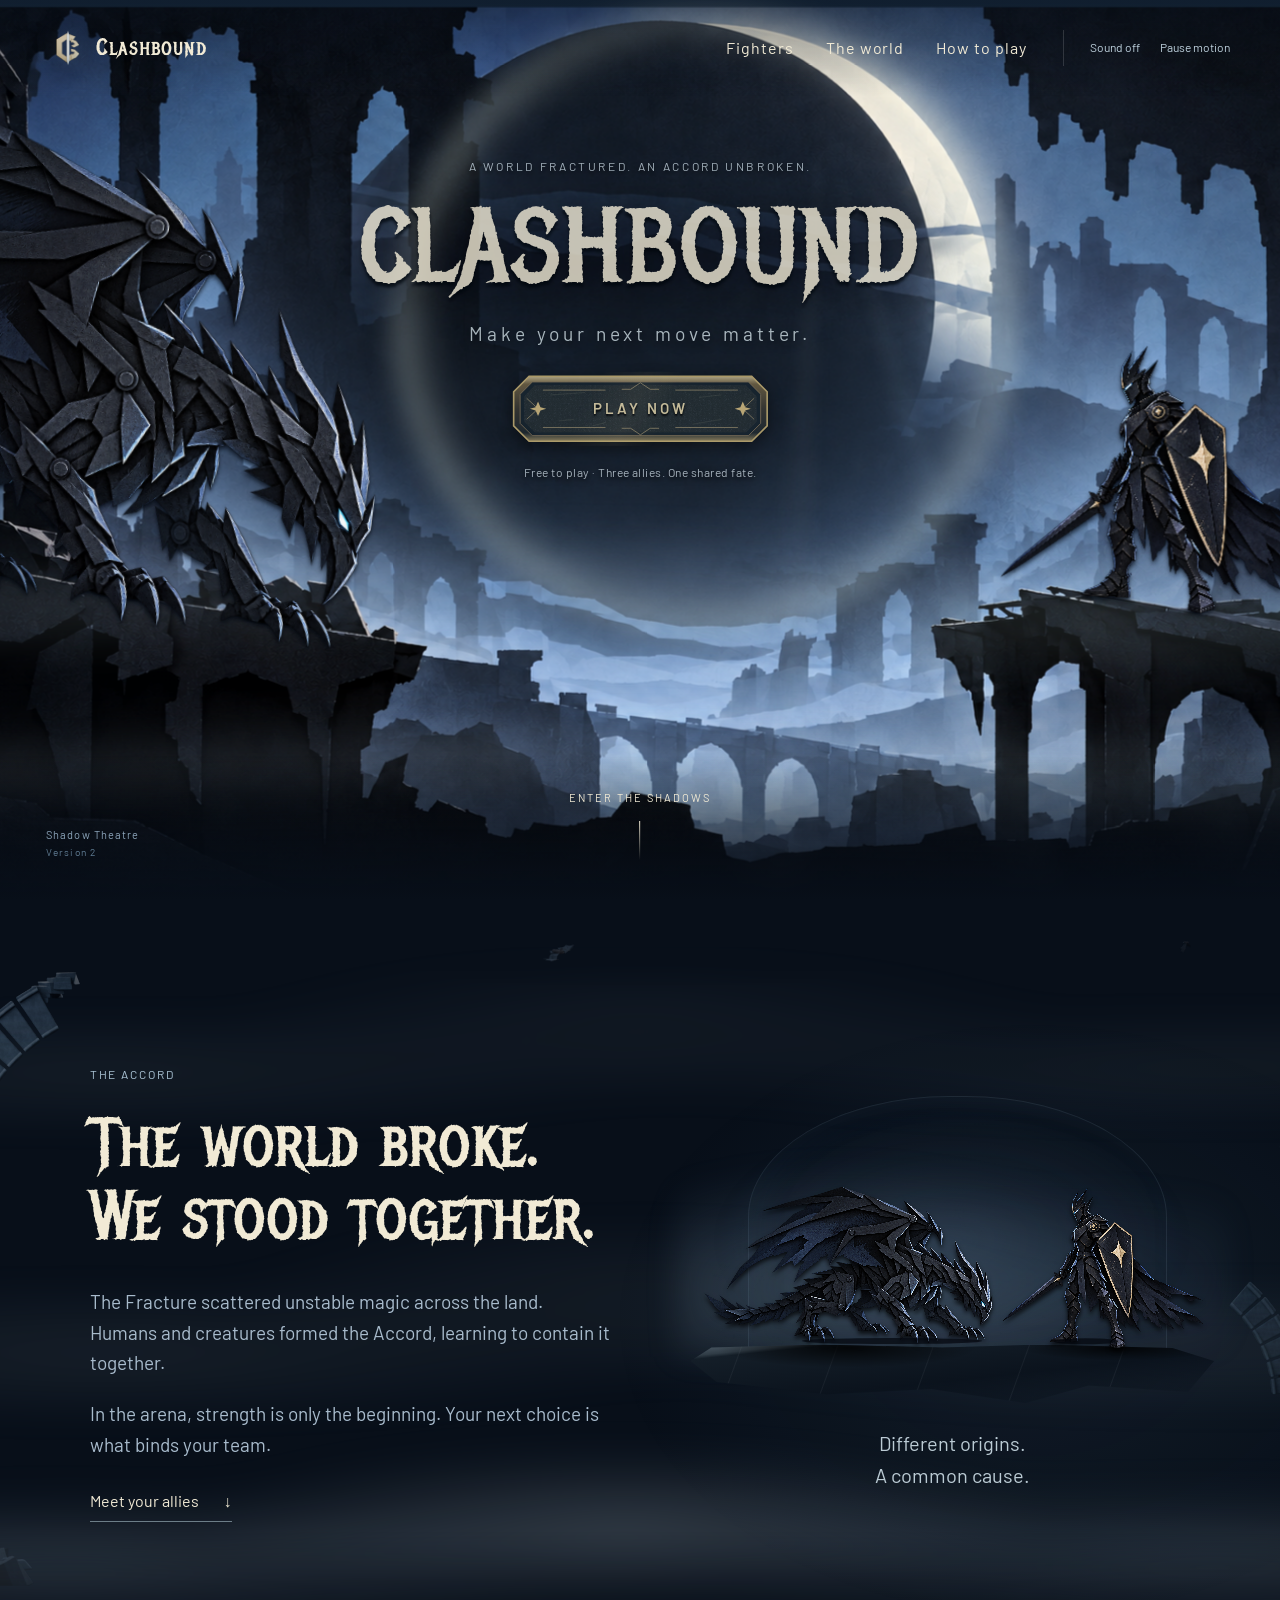
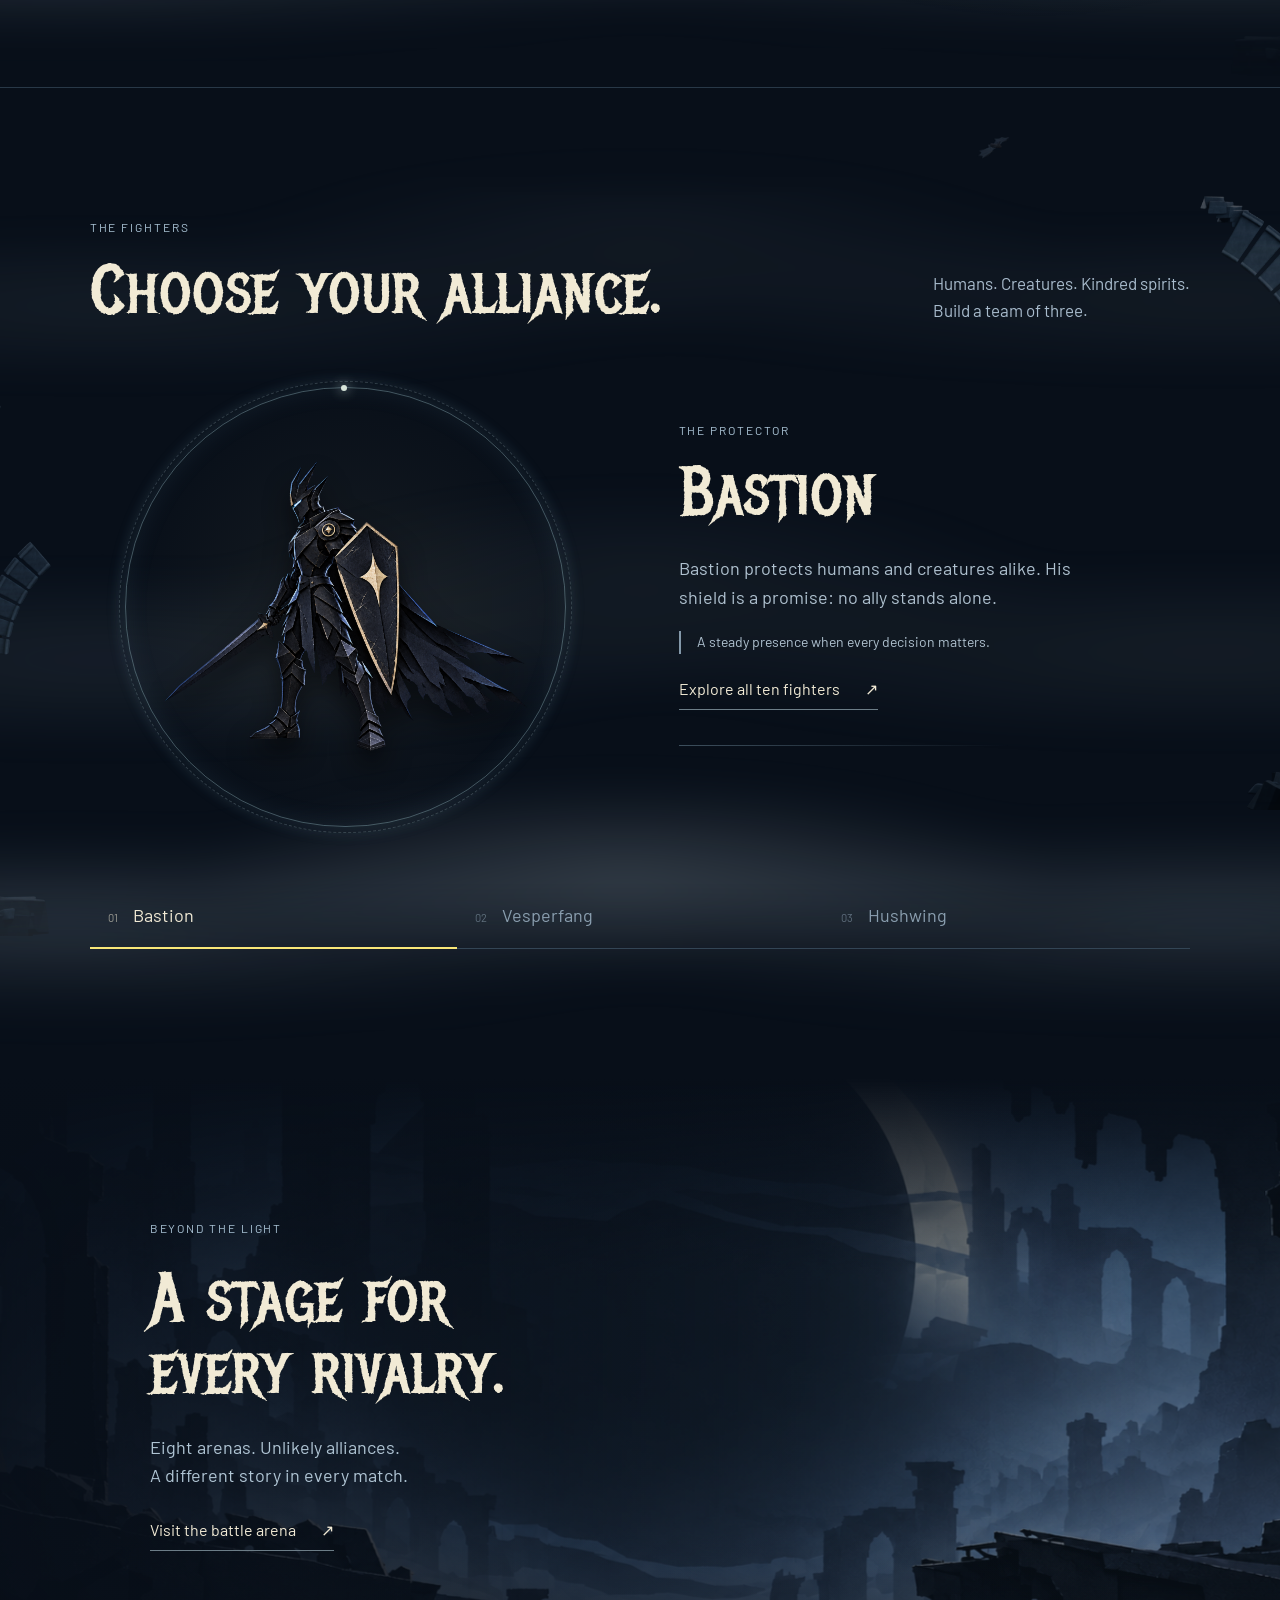
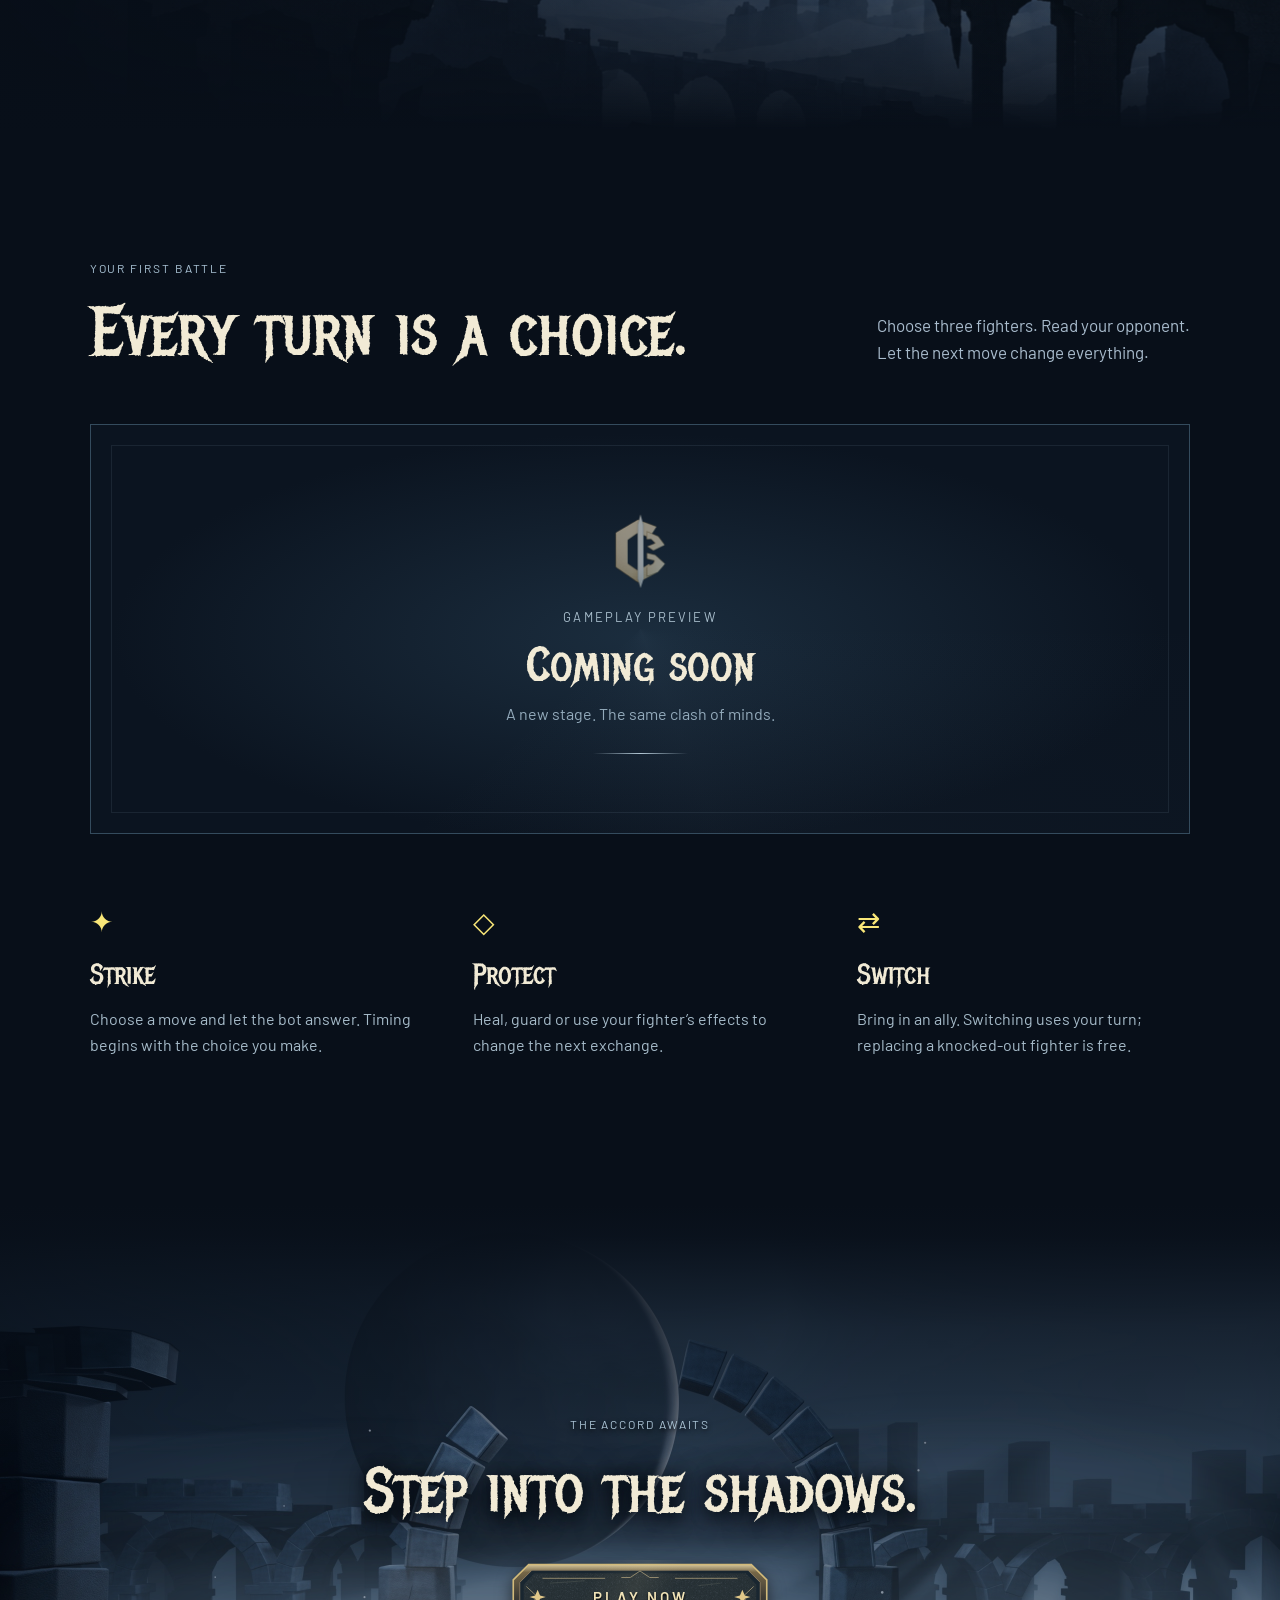
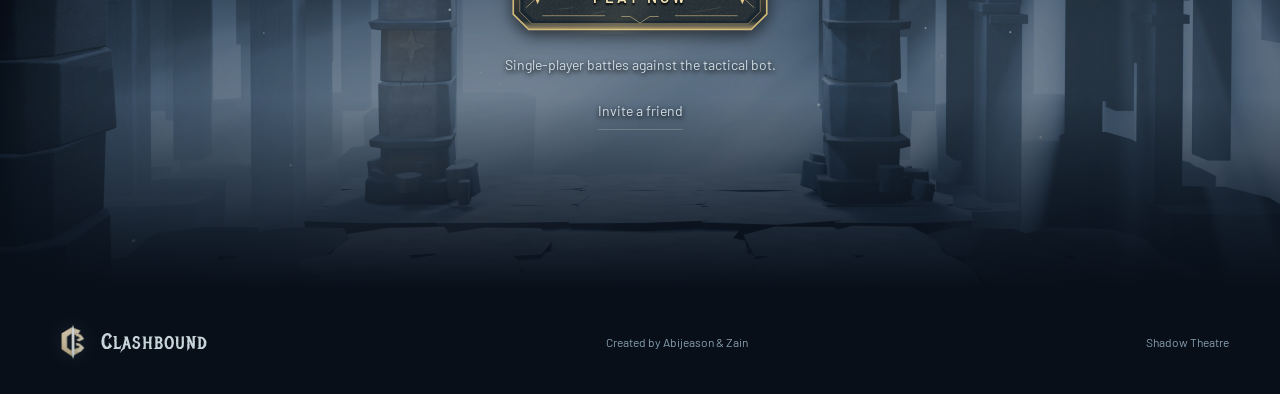
<file: frontend/index.html>
<!doctype html><html lang="en"><head><meta charset="UTF-8"><meta name="viewport" content="width=device-width,initial-scale=1"><meta name="theme-color" content="#0a1422"><meta name="description" content="Choose three allies and face a tactical bot in Clashbound. Enter Shadow Theatre, a fractured world of ruins and unlikely alliances."><title>Clashbound — Shadow Theatre</title><link rel="stylesheet" href="shadow-theatre/style.css"><link rel="stylesheet" href="shadow-theatre/rich-details.css?v=20261018-atmosphere4"><link rel="stylesheet" href="shadow-theatre/accord-combat.css?v=20261018-duel2"><script defer src="shadow-theatre/assets/vendor/gsap.min.js"></script><script defer src="shadow-theatre/assets/vendor/ScrollTrigger.min.js"></script><script defer src="shadow-theatre/app.js?v=20261018-atmosphere4"></script><script defer src="shadow-theatre/ambient-bats.js?v=20261018-atmosphere4"></script><script defer src="shadow-theatre/accord-combat.js?v=20261018-duel2"></script><script defer src="shadow-theatre/character-motion.js?v=20261018-grounded6"></script></head><body><div id="orientation-gate" class="orientation-gate" role="dialog" aria-modal="true" aria-labelledby="rotate-title" hidden><img src="shadow-theatre/assets/clashbound-crest.png" alt="" class="rotate-crest"><div class="rotate-phone" aria-hidden="true"><span></span></div><h2 id="rotate-title">Turn to face the clash.</h2><p>Clashbound is made for landscape.<br>Turn your phone sideways to continue.</p><button id="enter-landscape" class="play"><span class="button-label">Enter landscape</span></button><p id="rotate-status" role="status"></p></div><a class="skip" href="#accord">Skip introduction</a>
<header><a class="brand" href="#home" aria-label="Clashbound home"><img class="brand-crest" src="shadow-theatre/assets/clashbound-crest.png" alt=""> <span>Clashbound</span></a><nav aria-label="Main navigation"><a href="#fighters">Fighters</a><a href="#world">The world</a><a href="#battle">How to play</a></nav><div class="preferences"><button id="sound" aria-pressed="false" title="Toggle music and metallic interface sounds">Sound off</button><button id="motion" aria-pressed="false" title="Pause animation">Pause motion</button></div></header>
<main><section class="hero" id="home" aria-labelledby="hero-title"><div class="theatre" aria-hidden="true"><div class="camera"><div class="scene-depth"><img class="environment" src="shadow-theatre/assets/ruins-detailed.png" alt=""><div class="atmosphere-depth depth-far"><div class="moonlight"></div></div><div class="atmosphere-depth depth-far"><div class="light-rays"></div></div><div class="atmosphere-depth depth-middle"><div class="mist mist-back"></div></div><div class="character dragon-character"><img class="character-art" src="shadow-theatre/assets/vesperfang-detailed.png" alt=""><img class="character-light" src="shadow-theatre/assets/vesperfang-detailed.png" alt=""></div><div class="character bastion-character"><img class="character-art" src="shadow-theatre/assets/bastion-grounded.png" alt=""><img class="character-light" src="shadow-theatre/assets/bastion-grounded.png" alt=""></div><div class="atmosphere-depth depth-near"><div class="mist mist-front"></div></div><div class="motes"><i style="--x:46%;--y:34%;--delay:-12s;--duration:22s;--size:1px"></i><i style="--x:14%;--y:83%;--delay:-3s;--duration:17s;--size:3px"></i><i style="--x:12%;--y:79%;--delay:-6s;--duration:12s;--size:1px"></i><i style="--x:60%;--y:68%;--delay:-2s;--duration:15s;--size:1px"></i><i style="--x:75%;--y:69%;--delay:-1s;--duration:21s;--size:1px"></i><i style="--x:33%;--y:89%;--delay:-1s;--duration:21s;--size:3px"></i><i style="--x:55%;--y:21%;--delay:-7s;--duration:12s;--size:3px"></i><i style="--x:22%;--y:52%;--delay:-13s;--duration:14s;--size:3px"></i><i style="--x:20%;--y:88%;--delay:-9s;--duration:20s;--size:1px"></i><i style="--x:18%;--y:89%;--delay:-18s;--duration:22s;--size:1px"></i><i style="--x:52%;--y:27%;--delay:-17s;--duration:23s;--size:1px"></i><i style="--x:77%;--y:22%;--delay:-19s;--duration:15s;--size:2px"></i><i style="--x:92%;--y:83%;--delay:-13s;--duration:24s;--size:2px"></i><i style="--x:64%;--y:89%;--delay:-14s;--duration:17s;--size:2px"></i><i style="--x:36%;--y:38%;--delay:-7s;--duration:13s;--size:3px"></i><i style="--x:43%;--y:82%;--delay:-15s;--duration:17s;--size:2px"></i><i style="--x:41%;--y:24%;--delay:-3s;--duration:20s;--size:2px"></i><i style="--x:26%;--y:58%;--delay:-4s;--duration:19s;--size:2px"></i><i style="--x:10%;--y:24%;--delay:-17s;--duration:21s;--size:2px"></i><i style="--x:48%;--y:59%;--delay:-19s;--duration:19s;--size:3px"></i><i style="--x:63%;--y:23%;--delay:-2s;--duration:16s;--size:2px"></i><i style="--x:94%;--y:23%;--delay:-1s;--duration:23s;--size:2px"></i><i style="--x:87%;--y:88%;--delay:-14s;--duration:16s;--size:2px"></i><i style="--x:90%;--y:59%;--delay:-0s;--duration:19s;--size:2px"></i><i style="--x:26%;--y:29%;--delay:-15s;--duration:12s;--size:1px"></i><i style="--x:41%;--y:31%;--delay:-7s;--duration:18s;--size:2px"></i><i style="--x:68%;--y:25%;--delay:-5s;--duration:19s;--size:2px"></i><i style="--x:75%;--y:50%;--delay:-4s;--duration:18s;--size:3px"></i><i style="--x:40%;--y:68%;--delay:-11s;--duration:22s;--size:2px"></i><i style="--x:34%;--y:34%;--delay:-2s;--duration:14s;--size:1px"></i></div><div class="foreground-vignette"></div></div></div></div><div class="hero-shade"></div><div class="hero-copy"><p class="edition">A world fractured. An accord unbroken.</p><h1 id="hero-title">Clashbound</h1><p class="tagline">Make your next move matter.</p><a class="play" href="battle.html"><span class="button-label">Play now</span><span class="button-flare" aria-hidden="true"></span></a><p class="play-note">Free to play · Three allies. One shared fate.</p></div><a class="scroll-cue" href="#accord"><span>Enter the shadows</span><i aria-hidden="true"></i></a><div class="scene-caption">Shadow Theatre <span>Version 2</span></div></section>
<section class="accord" id="accord"><div class="section-ruins" aria-hidden="true"><div class="ruin-side ruin-left"><div class="ruin-travel"><img src="shadow-theatre/assets/ruin-arch-left.png" width="640" height="1200" alt="" loading="lazy" decoding="async"></div></div><div class="ruin-side ruin-right"><div class="ruin-travel"><img src="shadow-theatre/assets/ruin-tower-right.png" width="640" height="1200" alt="" loading="lazy" decoding="async"></div></div><div class="ruin-bats"></div><div class="ruin-dust"><i style="--dust-x:4.38%;--dust-y:9.53%;--dust-size:1px;--dust-light:0.43;--dust-delay:-5.6s;--dust-duration:34.1s"></i><i style="--dust-x:14.66%;--dust-y:4.20%;--dust-size:1px;--dust-light:0.56;--dust-delay:-18.2s;--dust-duration:35.3s"></i><i style="--dust-x:27.96%;--dust-y:12.64%;--dust-size:1.6px;--dust-light:0.62;--dust-delay:-12.6s;--dust-duration:22.3s"></i><i style="--dust-x:37.87%;--dust-y:3.64%;--dust-size:1px;--dust-light:0.71;--dust-delay:-11.6s;--dust-duration:35.6s"></i><i style="--dust-x:49.64%;--dust-y:4.31%;--dust-size:1px;--dust-light:0.42;--dust-delay:-5.3s;--dust-duration:23.9s"></i><i style="--dust-x:62.69%;--dust-y:8.45%;--dust-size:1.3px;--dust-light:0.55;--dust-delay:-9.0s;--dust-duration:23.2s"></i><i style="--dust-x:69.08%;--dust-y:4.31%;--dust-size:1px;--dust-light:0.44;--dust-delay:-15.0s;--dust-duration:28.9s"></i><i style="--dust-x:83.77%;--dust-y:11.83%;--dust-size:1.3px;--dust-light:0.70;--dust-delay:-7.4s;--dust-duration:31.4s"></i><i style="--dust-x:92.18%;--dust-y:7.75%;--dust-size:1.3px;--dust-light:0.42;--dust-delay:-24.2s;--dust-duration:34.0s"></i><i style="--dust-x:7.32%;--dust-y:22.58%;--dust-size:1px;--dust-light:0.33;--dust-delay:-6.8s;--dust-duration:28.4s"></i><i style="--dust-x:18.01%;--dust-y:25.04%;--dust-size:1.3px;--dust-light:0.70;--dust-delay:-9.7s;--dust-duration:21.8s"></i><i style="--dust-x:24.80%;--dust-y:25.38%;--dust-size:1px;--dust-light:0.37;--dust-delay:-21.6s;--dust-duration:23.2s"></i><i style="--dust-x:39.73%;--dust-y:22.78%;--dust-size:1.6px;--dust-light:0.49;--dust-delay:-9.3s;--dust-duration:26.5s"></i><i style="--dust-x:51.47%;--dust-y:26.23%;--dust-size:1.6px;--dust-light:0.32;--dust-delay:-30.5s;--dust-duration:23.3s"></i><i style="--dust-x:59.80%;--dust-y:25.68%;--dust-size:1.3px;--dust-light:0.59;--dust-delay:-1.8s;--dust-duration:27.5s"></i><i style="--dust-x:71.04%;--dust-y:23.42%;--dust-size:1px;--dust-light:0.68;--dust-delay:-24.4s;--dust-duration:30.1s"></i><i style="--dust-x:82.30%;--dust-y:24.77%;--dust-size:1.3px;--dust-light:0.47;--dust-delay:-20.4s;--dust-duration:33.7s"></i><i style="--dust-x:93.01%;--dust-y:28.71%;--dust-size:1.3px;--dust-light:0.61;--dust-delay:-23.3s;--dust-duration:35.6s"></i><i style="--dust-x:4.74%;--dust-y:40.75%;--dust-size:1.3px;--dust-light:0.47;--dust-delay:-20.7s;--dust-duration:30.3s"></i><i style="--dust-x:17.38%;--dust-y:37.41%;--dust-size:1.3px;--dust-light:0.52;--dust-delay:-17.3s;--dust-duration:37.2s"></i><i style="--dust-x:29.02%;--dust-y:44.68%;--dust-size:1.6px;--dust-light:0.48;--dust-delay:-16.2s;--dust-duration:29.0s"></i><i style="--dust-x:36.40%;--dust-y:44.95%;--dust-size:1px;--dust-light:0.55;--dust-delay:-19.2s;--dust-duration:33.8s"></i><i style="--dust-x:48.25%;--dust-y:43.16%;--dust-size:1px;--dust-light:0.40;--dust-delay:-16.3s;--dust-duration:19.3s"></i><i style="--dust-x:58.73%;--dust-y:41.49%;--dust-size:1px;--dust-light:0.37;--dust-delay:-27.4s;--dust-duration:31.9s"></i><i style="--dust-x:73.37%;--dust-y:46.32%;--dust-size:1.6px;--dust-light:0.52;--dust-delay:-1.0s;--dust-duration:26.4s"></i><i style="--dust-x:82.66%;--dust-y:42.97%;--dust-size:1.3px;--dust-light:0.54;--dust-delay:-11.8s;--dust-duration:37.0s"></i><i style="--dust-x:91.23%;--dust-y:39.24%;--dust-size:1.3px;--dust-light:0.40;--dust-delay:-30.3s;--dust-duration:31.0s"></i><i style="--dust-x:6.44%;--dust-y:59.66%;--dust-size:1.6px;--dust-light:0.44;--dust-delay:-2.3s;--dust-duration:36.1s"></i><i style="--dust-x:15.91%;--dust-y:58.97%;--dust-size:1.3px;--dust-light:0.63;--dust-delay:-1.9s;--dust-duration:24.2s"></i><i style="--dust-x:29.07%;--dust-y:56.73%;--dust-size:1.6px;--dust-light:0.45;--dust-delay:-7.4s;--dust-duration:33.6s"></i><i style="--dust-x:38.83%;--dust-y:54.01%;--dust-size:1px;--dust-light:0.53;--dust-delay:-29.6s;--dust-duration:33.9s"></i><i style="--dust-x:49.32%;--dust-y:56.54%;--dust-size:1.3px;--dust-light:0.70;--dust-delay:-28.9s;--dust-duration:38.1s"></i><i style="--dust-x:61.59%;--dust-y:58.78%;--dust-size:1.3px;--dust-light:0.51;--dust-delay:-18.6s;--dust-duration:37.9s"></i><i style="--dust-x:73.82%;--dust-y:57.62%;--dust-size:1.3px;--dust-light:0.43;--dust-delay:-26.7s;--dust-duration:22.2s"></i><i style="--dust-x:82.61%;--dust-y:54.20%;--dust-size:1px;--dust-light:0.54;--dust-delay:-8.6s;--dust-duration:27.4s"></i><i style="--dust-x:96.13%;--dust-y:54.25%;--dust-size:1px;--dust-light:0.58;--dust-delay:-19.0s;--dust-duration:22.8s"></i><i style="--dust-x:6.39%;--dust-y:72.22%;--dust-size:1px;--dust-light:0.40;--dust-delay:-17.6s;--dust-duration:23.2s"></i><i style="--dust-x:17.51%;--dust-y:70.46%;--dust-size:1px;--dust-light:0.47;--dust-delay:-29.5s;--dust-duration:34.6s"></i><i style="--dust-x:27.03%;--dust-y:75.57%;--dust-size:1.3px;--dust-light:0.42;--dust-delay:-8.2s;--dust-duration:33.7s"></i><i style="--dust-x:38.76%;--dust-y:73.00%;--dust-size:1px;--dust-light:0.45;--dust-delay:-28.0s;--dust-duration:30.8s"></i><i style="--dust-x:48.30%;--dust-y:71.65%;--dust-size:1.3px;--dust-light:0.39;--dust-delay:-19.8s;--dust-duration:27.8s"></i><i style="--dust-x:60.62%;--dust-y:73.61%;--dust-size:1.6px;--dust-light:0.35;--dust-delay:-1.4s;--dust-duration:22.5s"></i><i style="--dust-x:74.29%;--dust-y:78.61%;--dust-size:1.3px;--dust-light:0.47;--dust-delay:-19.1s;--dust-duration:31.8s"></i><i style="--dust-x:81.15%;--dust-y:79.60%;--dust-size:1.3px;--dust-light:0.33;--dust-delay:-9.2s;--dust-duration:24.5s"></i><i style="--dust-x:96.85%;--dust-y:79.09%;--dust-size:1px;--dust-light:0.49;--dust-delay:-19.6s;--dust-duration:22.9s"></i><i style="--dust-x:2.42%;--dust-y:93.04%;--dust-size:1px;--dust-light:0.67;--dust-delay:-33.2s;--dust-duration:29.8s"></i><i style="--dust-x:13.71%;--dust-y:92.37%;--dust-size:1.6px;--dust-light:0.56;--dust-delay:-0.1s;--dust-duration:22.5s"></i><i style="--dust-x:30.22%;--dust-y:93.58%;--dust-size:1px;--dust-light:0.50;--dust-delay:-28.7s;--dust-duration:33.8s"></i><i style="--dust-x:35.77%;--dust-y:88.83%;--dust-size:1px;--dust-light:0.36;--dust-delay:-33.0s;--dust-duration:20.6s"></i><i style="--dust-x:47.38%;--dust-y:89.69%;--dust-size:1.6px;--dust-light:0.65;--dust-delay:-5.6s;--dust-duration:23.9s"></i><i style="--dust-x:58.56%;--dust-y:87.99%;--dust-size:1px;--dust-light:0.67;--dust-delay:-34.9s;--dust-duration:22.7s"></i><i style="--dust-x:71.72%;--dust-y:92.20%;--dust-size:1px;--dust-light:0.61;--dust-delay:-27.8s;--dust-duration:38.6s"></i><i style="--dust-x:80.57%;--dust-y:94.36%;--dust-size:1px;--dust-light:0.57;--dust-delay:-19.0s;--dust-duration:34.0s"></i><i style="--dust-x:92.23%;--dust-y:93.98%;--dust-size:1px;--dust-light:0.46;--dust-delay:-31.8s;--dust-duration:29.1s"></i></div><div class="section-mist section-mist-high"></div><div class="section-mist section-mist-middle"></div><div class="ruin-ground-mist"></div></div><div class="fracture-mark" aria-hidden="true"><span></span><span></span><span></span></div><div class="story"><p class="kicker">The Accord</p><h2>The world broke.<br>We stood together.</h2><p>The Fracture scattered unstable magic across the land. Humans and creatures formed the Accord, learning to contain it together.</p><p>In the arena, strength is only the beginning. Your next choice is what binds your team.</p><a class="text-link" href="#fighters">Meet your allies <span>↓</span></a></div><div class="story-aside"><div class="alliance-art"><div class="alliance-moon" aria-hidden="true"></div><div class="alliance-mist" aria-hidden="true"></div><div class="alliance-platform" aria-hidden="true"></div><img class="alliance-dragon" src="shadow-theatre/assets/vesperfang-detailed.png" alt="Vesperfang stands beside Bastion, an unlikely alliance"><img class="alliance-knight" src="shadow-theatre/assets/bastion-grounded.png" alt=""></div><blockquote>Different origins.<br>A common cause.</blockquote></div></section>
<section class="fighters" id="fighters" aria-labelledby="fighters-title"><div class="section-ruins" aria-hidden="true"><div class="ruin-side ruin-left"><div class="ruin-travel"><img src="shadow-theatre/assets/ruin-tower-right.png" width="640" height="1200" alt="" loading="lazy" decoding="async"></div></div><div class="ruin-side ruin-right"><div class="ruin-travel"><img src="shadow-theatre/assets/ruin-arch-left.png" width="640" height="1200" alt="" loading="lazy" decoding="async"></div></div><div class="ruin-bats"></div><div class="ruin-dust"><i style="--dust-x:2.71%;--dust-y:9.28%;--dust-size:1px;--dust-light:0.46;--dust-delay:-19.6s;--dust-duration:26.5s"></i><i style="--dust-x:18.26%;--dust-y:10.19%;--dust-size:1px;--dust-light:0.71;--dust-delay:-25.3s;--dust-duration:25.9s"></i><i style="--dust-x:26.98%;--dust-y:9.67%;--dust-size:1px;--dust-light:0.50;--dust-delay:-0.5s;--dust-duration:20.4s"></i><i style="--dust-x:37.52%;--dust-y:8.39%;--dust-size:1px;--dust-light:0.67;--dust-delay:-31.8s;--dust-duration:24.4s"></i><i style="--dust-x:49.14%;--dust-y:7.07%;--dust-size:1.6px;--dust-light:0.57;--dust-delay:-12.6s;--dust-duration:28.9s"></i><i style="--dust-x:59.01%;--dust-y:12.76%;--dust-size:1.3px;--dust-light:0.38;--dust-delay:-34.3s;--dust-duration:23.3s"></i><i style="--dust-x:69.26%;--dust-y:7.52%;--dust-size:1.6px;--dust-light:0.35;--dust-delay:-33.0s;--dust-duration:25.0s"></i><i style="--dust-x:86.44%;--dust-y:8.22%;--dust-size:1.6px;--dust-light:0.54;--dust-delay:-32.8s;--dust-duration:26.8s"></i><i style="--dust-x:91.92%;--dust-y:11.66%;--dust-size:1px;--dust-light:0.42;--dust-delay:-12.0s;--dust-duration:28.6s"></i><i style="--dust-x:2.76%;--dust-y:26.49%;--dust-size:1.3px;--dust-light:0.42;--dust-delay:-29.8s;--dust-duration:34.7s"></i><i style="--dust-x:16.68%;--dust-y:28.90%;--dust-size:1px;--dust-light:0.63;--dust-delay:-15.1s;--dust-duration:32.2s"></i><i style="--dust-x:24.81%;--dust-y:24.97%;--dust-size:1px;--dust-light:0.45;--dust-delay:-22.5s;--dust-duration:32.6s"></i><i style="--dust-x:40.55%;--dust-y:21.22%;--dust-size:1.6px;--dust-light:0.42;--dust-delay:-21.4s;--dust-duration:35.2s"></i><i style="--dust-x:51.81%;--dust-y:25.31%;--dust-size:1.6px;--dust-light:0.68;--dust-delay:-13.7s;--dust-duration:21.0s"></i><i style="--dust-x:63.62%;--dust-y:26.30%;--dust-size:1.3px;--dust-light:0.60;--dust-delay:-10.8s;--dust-duration:28.6s"></i><i style="--dust-x:70.04%;--dust-y:22.77%;--dust-size:1.6px;--dust-light:0.39;--dust-delay:-18.8s;--dust-duration:27.2s"></i><i style="--dust-x:85.44%;--dust-y:28.32%;--dust-size:1.3px;--dust-light:0.65;--dust-delay:-34.9s;--dust-duration:29.2s"></i><i style="--dust-x:93.95%;--dust-y:24.60%;--dust-size:1px;--dust-light:0.57;--dust-delay:-11.7s;--dust-duration:19.6s"></i><i style="--dust-x:4.59%;--dust-y:42.53%;--dust-size:1px;--dust-light:0.37;--dust-delay:-14.9s;--dust-duration:21.4s"></i><i style="--dust-x:15.58%;--dust-y:45.82%;--dust-size:1.3px;--dust-light:0.66;--dust-delay:-25.9s;--dust-duration:30.4s"></i><i style="--dust-x:24.73%;--dust-y:46.41%;--dust-size:1px;--dust-light:0.40;--dust-delay:-31.2s;--dust-duration:20.4s"></i><i style="--dust-x:41.96%;--dust-y:45.07%;--dust-size:1.3px;--dust-light:0.41;--dust-delay:-5.5s;--dust-duration:31.5s"></i><i style="--dust-x:47.65%;--dust-y:46.54%;--dust-size:1px;--dust-light:0.61;--dust-delay:-19.7s;--dust-duration:36.6s"></i><i style="--dust-x:63.47%;--dust-y:42.17%;--dust-size:1px;--dust-light:0.50;--dust-delay:-2.5s;--dust-duration:31.5s"></i><i style="--dust-x:73.08%;--dust-y:41.17%;--dust-size:1.6px;--dust-light:0.65;--dust-delay:-19.4s;--dust-duration:30.2s"></i><i style="--dust-x:83.90%;--dust-y:41.93%;--dust-size:1.3px;--dust-light:0.57;--dust-delay:-10.5s;--dust-duration:36.4s"></i><i style="--dust-x:91.95%;--dust-y:44.11%;--dust-size:1.6px;--dust-light:0.37;--dust-delay:-21.0s;--dust-duration:29.4s"></i><i style="--dust-x:4.01%;--dust-y:60.77%;--dust-size:1.3px;--dust-light:0.70;--dust-delay:-25.9s;--dust-duration:30.1s"></i><i style="--dust-x:17.29%;--dust-y:58.21%;--dust-size:1px;--dust-light:0.52;--dust-delay:-26.9s;--dust-duration:31.9s"></i><i style="--dust-x:24.94%;--dust-y:54.78%;--dust-size:1.6px;--dust-light:0.45;--dust-delay:-1.3s;--dust-duration:27.6s"></i><i style="--dust-x:36.96%;--dust-y:62.54%;--dust-size:1px;--dust-light:0.70;--dust-delay:-19.3s;--dust-duration:24.3s"></i><i style="--dust-x:53.20%;--dust-y:56.66%;--dust-size:1px;--dust-light:0.42;--dust-delay:-14.4s;--dust-duration:31.8s"></i><i style="--dust-x:63.89%;--dust-y:62.77%;--dust-size:1px;--dust-light:0.52;--dust-delay:-26.8s;--dust-duration:34.0s"></i><i style="--dust-x:72.30%;--dust-y:60.75%;--dust-size:1.6px;--dust-light:0.36;--dust-delay:-35.9s;--dust-duration:28.7s"></i><i style="--dust-x:84.94%;--dust-y:54.90%;--dust-size:1px;--dust-light:0.52;--dust-delay:-25.3s;--dust-duration:24.6s"></i><i style="--dust-x:91.79%;--dust-y:59.60%;--dust-size:1.3px;--dust-light:0.57;--dust-delay:-13.7s;--dust-duration:20.9s"></i><i style="--dust-x:7.24%;--dust-y:76.78%;--dust-size:1px;--dust-light:0.58;--dust-delay:-20.6s;--dust-duration:22.0s"></i><i style="--dust-x:19.11%;--dust-y:71.50%;--dust-size:1.3px;--dust-light:0.71;--dust-delay:-31.6s;--dust-duration:36.4s"></i><i style="--dust-x:29.68%;--dust-y:74.89%;--dust-size:1.6px;--dust-light:0.61;--dust-delay:-4.2s;--dust-duration:36.2s"></i><i style="--dust-x:41.54%;--dust-y:71.85%;--dust-size:1px;--dust-light:0.36;--dust-delay:-35.9s;--dust-duration:36.6s"></i><i style="--dust-x:49.69%;--dust-y:75.80%;--dust-size:1.6px;--dust-light:0.62;--dust-delay:-19.3s;--dust-duration:32.3s"></i><i style="--dust-x:62.04%;--dust-y:71.34%;--dust-size:1.3px;--dust-light:0.69;--dust-delay:-16.5s;--dust-duration:21.4s"></i><i style="--dust-x:73.48%;--dust-y:79.04%;--dust-size:1px;--dust-light:0.48;--dust-delay:-30.6s;--dust-duration:36.8s"></i><i style="--dust-x:82.05%;--dust-y:71.61%;--dust-size:1px;--dust-light:0.32;--dust-delay:-7.4s;--dust-duration:24.8s"></i><i style="--dust-x:92.01%;--dust-y:78.86%;--dust-size:1.3px;--dust-light:0.71;--dust-delay:-22.5s;--dust-duration:32.2s"></i><i style="--dust-x:5.82%;--dust-y:89.85%;--dust-size:1.6px;--dust-light:0.41;--dust-delay:-18.3s;--dust-duration:31.1s"></i><i style="--dust-x:15.70%;--dust-y:88.78%;--dust-size:1.3px;--dust-light:0.56;--dust-delay:-14.6s;--dust-duration:29.0s"></i><i style="--dust-x:28.42%;--dust-y:96.34%;--dust-size:1px;--dust-light:0.52;--dust-delay:-14.3s;--dust-duration:27.5s"></i><i style="--dust-x:37.71%;--dust-y:93.84%;--dust-size:1px;--dust-light:0.63;--dust-delay:-28.0s;--dust-duration:20.7s"></i><i style="--dust-x:48.24%;--dust-y:88.19%;--dust-size:1px;--dust-light:0.72;--dust-delay:-25.4s;--dust-duration:25.0s"></i><i style="--dust-x:64.15%;--dust-y:94.50%;--dust-size:1.3px;--dust-light:0.46;--dust-delay:-31.0s;--dust-duration:21.9s"></i><i style="--dust-x:75.05%;--dust-y:87.02%;--dust-size:1.6px;--dust-light:0.46;--dust-delay:-1.8s;--dust-duration:24.2s"></i><i style="--dust-x:83.77%;--dust-y:94.92%;--dust-size:1.6px;--dust-light:0.36;--dust-delay:-35.0s;--dust-duration:27.4s"></i><i style="--dust-x:92.59%;--dust-y:89.35%;--dust-size:1.6px;--dust-light:0.57;--dust-delay:-32.4s;--dust-duration:29.8s"></i></div><div class="section-mist section-mist-high"></div><div class="section-mist section-mist-middle"></div><div class="ruin-ground-mist"></div></div><div class="section-top"><div><p class="kicker">The fighters</p><h2 id="fighters-title">Choose your alliance.</h2></div><p>Humans. Creatures. Kindred spirits.<br>Build a team of three.</p></div><div class="fighter-stage"><div class="portrait" data-shape="bastion"><div class="portrait-ring"></div><div class="portrait-window"><img id="portrait" src="shadow-theatre/assets/bastion-grounded.png" alt="Bastion, an armoured knight with a sword and shield"></div></div><div class="fighter-info" aria-live="polite"><span id="fighter-role" class="kicker">The protector</span><h3 id="fighter-name">Bastion</h3><p id="fighter-lore">Bastion protects humans and creatures alike. His shield is a promise: no ally stands alone.</p><p id="fighter-note" class="fighter-note">A steady presence when every decision matters.</p><a class="text-link" href="characters.html">Explore all ten fighters <span>↗</span></a></div><div class="fighter-picker" role="group" aria-label="Featured fighters"><button data-fighter="bastion" aria-pressed="true"><span>01</span>Bastion</button><button data-fighter="vesperfang" aria-pressed="false"><span>02</span>Vesperfang</button><button data-fighter="hushwing" aria-pressed="false"><span>03</span>Hushwing</button></div></div></section>
<section class="world" id="world"><div class="world-illustration" aria-hidden="true"><img src="shadow-theatre/assets/ruins-detailed.png" alt=""></div><div class="world-copy"><p class="kicker">Beyond the light</p><h2>A stage for<br>every rivalry.</h2><p>Eight arenas. Unlikely alliances.<br>A different story in every match.</p><a class="text-link" href="battle.html">Visit the battle arena <span>↗</span></a></div></section>
<section class="battle" id="battle"><div class="section-top"><div><p class="kicker">Your first battle</p><h2>Every turn is a choice.</h2></div><p>Choose three fighters. Read your opponent.<br>Let the next move change everything.</p></div><div class="gameplay gameplay-soon" role="img" aria-label="Shadow Theatre gameplay preview coming soon"><img class="preview-crest" src="shadow-theatre/assets/clashbound-crest.png" alt=""><span class="preview-label">Gameplay preview</span><h3>Coming soon</h3><p>A new stage. The same clash of minds.</p><span class="preview-rule" aria-hidden="true"></span></div><div class="rules"><article><span>✦</span><h3>Strike</h3><p>Choose a move and let the bot answer. Timing begins with the choice you make.</p></article><article><span>◇</span><h3>Protect</h3><p>Heal, guard or use your fighter’s effects to change the next exchange.</p></article><article><span>⇄</span><h3>Switch</h3><p>Bring in an ally. Switching uses your turn; replacing a knocked-out fighter is free.</p></article></div></section>
<section class="closing"><div class="closing-atmosphere" aria-hidden="true"><img class="closing-poster" src="shadow-theatre/assets/accord-threshold.jpg" alt=""><video class="eclipse-film" muted loop playsinline preload="none" poster="shadow-theatre/assets/accord-threshold.jpg"><source src="shadow-theatre/assets/accord-threshold.mp4" type="video/mp4"></video><div class="closing-haze"></div></div><p class="kicker">The Accord awaits</p><h2>Step into the shadows.</h2><a class="play" href="battle.html"><span class="button-label">Play now</span><span class="button-flare" aria-hidden="true"></span></a><p>Single-player battles against the tactical bot.</p><button class="text-link" id="share">Invite a friend</button><p id="share-status" role="status"></p></section></main><footer><a class="brand" href="#home" aria-label="Clashbound home"><img class="brand-crest" src="shadow-theatre/assets/clashbound-crest.png" alt=""><span>Clashbound</span></a><p>Created by Abijeason &amp; Zain</p><span>Shadow Theatre</span></footer></body></html>
</file>
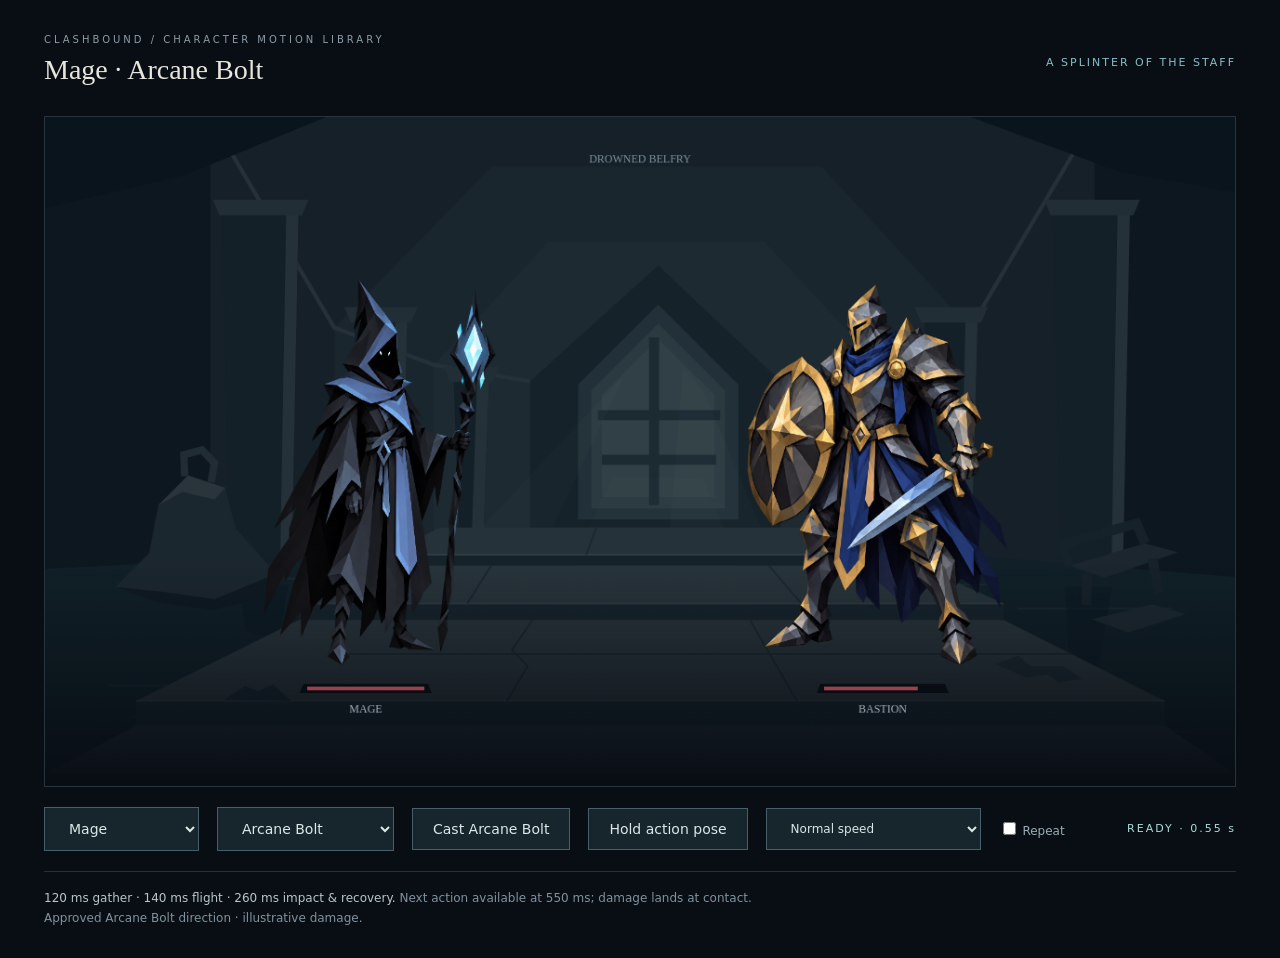
<file: frontend/previews/character-motion/index.html>
<!doctype html>
<html lang="en"><meta charset="utf-8"><meta name="viewport" content="width=device-width, initial-scale=1"><title>Clashbound · Character motion studies</title>
<style>
*{box-sizing:border-box}body{margin:0;background:#090e14;color:#e7e6dc;font:14px system-ui}main{max-width:1240px;margin:auto;padding:30px 24px}header{display:flex;align-items:center;justify-content:space-between;margin-bottom:22px}small{font-size:10px;letter-spacing:3px;color:#8c9ca9}h1{font-family:Georgia,serif;font-size:28px;font-weight:400;margin:8px 0}header span{color:#88bdc9;font-size:11px;letter-spacing:2px}canvas{display:block;width:100%;aspect-ratio:16/9;background:#111d29;border:1px solid #29343f}nav{display:flex;gap:18px;align-items:center;flex-wrap:wrap;padding:20px 0}button,select{font:inherit;color:#dbe8e7;background:#17252d;border:1px solid #45606a;padding:12px 20px;cursor:pointer}button:hover{background:#23404b}button:disabled{opacity:.45;cursor:default}label{color:#9cabb5;font-size:12px}input{accent-color:#a8eced}#status{margin-left:auto;color:#a9dedc;font-size:11px;letter-spacing:2px}.note{border-top:1px solid #25313a;padding-top:16px;color:#7f929f;font-size:12px;line-height:1.7}b{font-weight:500;color:#b9c6cb}@media(max-width:650px){main{padding:16px}header span{display:none}nav{gap:12px}#status{width:100%;margin:0}}
</style>
<main><header><div><small>CLASHBOUND / CHARACTER MOTION LIBRARY</small><h1>Character motion studies</h1></div><span>A SPLINTER OF THE STAFF</span></header>
<canvas id="scene" width="1280" height="720" aria-label="Mage fires a short cyan crystal bolt at Bastion in the Drowned Belfry"></canvas>
<nav><select id="character" aria-label="Character"></select><select id="move" aria-label="Move"></select><button id="cast" disabled>Loading artwork…</button><button id="hold">Hold action pose</button><label><select id="speed" aria-label="Playback speed"><option value="1">Normal speed</option><option value="0.25">¼ speed · inspect motion</option></select></label><label><input id="loop" type="checkbox"> Repeat</label><span id="status" aria-live="polite">LOADING</span></nav>
<div class="note"><b>120 ms gather · 140 ms flight · 260 ms impact & recovery.</b> Next action available at 550 ms; damage lands at contact.<br>Direction mockup for review. Existing approved artwork; individually drawn effect shapes. Illustrative damage, no game logic.</div></main>
<script src="motion-data.js"></script>
<script src="complete-effects.js"></script>
<script src="action-poses.js"></script>
<script>
const canvas=document.querySelector('canvas'),ctx=canvas.getContext('2d'),cast=document.querySelector('#cast'),speed=document.querySelector('#speed'),loop=document.querySelector('#loop'),status=document.querySelector('#status');
const move=document.querySelector('#move'),note=document.querySelector('.note');
const chooser=document.querySelector('#character');const motionByKey=Object.fromEntries(MOTIONS.map(m=>[m.key,m]));
const assets={};let started=0,active=false,ready=false,last=0,clock=0,repeatAt=Infinity,raf=0;
const clamp=x=>Math.max(0,Math.min(1,x)),ease=x=>1-Math.pow(1-clamp(x),3);
function poly(points,color,alpha=1){ctx.globalAlpha=alpha;ctx.fillStyle=color;ctx.beginPath();points.forEach(([x,y],i)=>i?ctx.lineTo(x,y):ctx.moveTo(x,y));ctx.closePath();ctx.fill();ctx.globalAlpha=1}
function diamond(x,y,w,h,color,a=1){poly([[x-w,y],[x,y-h],[x+w,y],[x,y+h]],color,a)}
function character(img,x,y,h,flip=false,dx=0,dy=0,brightness=1){const w=h*img.width/img.height;ctx.save();ctx.translate(x+dx,y+dy);if(flip)ctx.scale(-1,1);ctx.filter=`brightness(${brightness})`;ctx.drawImage(img,-w/2,-h,w,h);ctx.restore()}
function text(s,x,y,size,color,align='center'){ctx.font=`${size}px Georgia`;ctx.textAlign=align;ctx.fillStyle=color;ctx.fillText(s,x,y)}
function bar(x,y,hp,name){poly([[x-67,y],[x+67,y],[x+71,y+10],[x-71,y+10]],'#070d13');ctx.fillStyle='#9a414c';ctx.fillRect(x-63,y+3,126*hp,4);text(name,x,y+31,12,'#a4b2bd')}
function drawMage(t){
ctx.clearRect(0,0,1280,720);ctx.drawImage(assets.arena,0,0,1280,720);ctx.fillStyle='#07101b55';ctx.fillRect(0,0,1280,720);
const shade=ctx.createLinearGradient(0,480,0,720);shade.addColorStop(0,'#070c1200');shade.addColorStop(1,'#070c12ed');ctx.fillStyle=shade;ctx.fillRect(0,480,1280,240);
const ward=move.value==='ward';const hit=!ward&&t>=260,ip=clamp((t-260)/260);const recoil=hit&&t<520?Math.sin(ip*Math.PI*2)*10*(1-ip):0;
let mx=0;if(!ward&&t>=0&&t<120)mx=-3*Math.sin(t/120*Math.PI/2);else if(!ward&&t>=120&&t<300)mx=5*(1-ease((t-120)/180));
character(assets.mage,360,592,420,false,mx);character(assets.bastion,895,592,414,true,recoil,0,!ward&&t>=260&&t<300?1.5:1);
bar(345,610,1,'MAGE');bar(901,610,hit?1-.2*ease((t-260)/130):1,'BASTION');
if(!ward){
// All marks are authored polygons, with the staff's diamond as their common shape.
const sx=462+mx,sy=249,tx=851,ty=407;
if(t>=0&&t<150){const p=clamp(t/120),a=t<120?p:1-(t-120)/30;diamond(sx,sy,7+4*p,17+10*p,'#edffff',a);const r=27-17*p;poly([[sx-r-8,sy-12],[sx-r,sy-7],[sx-r-3,sy-1]],'#9ae4ee',a);poly([[sx+r+7,sy+10],[sx+r,sy+5],[sx+r+2,sy-1]],'#9ae4ee',a)}
if(t>=120&&t<260){const p=(t-120)/140;const x=sx+(tx-sx)*p,y=sy+(ty-sy)*p;ctx.save();ctx.translate(x,y);ctx.rotate(Math.atan2(ty-sy,tx-sx));poly([[-91,0],[-25,-5],[10,0],[-25,6]],'#62adc8',.45);poly([[-45,0],[-13,-9],[19,0],[-13,7]],'#8bd5e5');poly([[-22,0],[-8,-4],[19,0],[-8,3]],'#f0ffff');poly([[-62,-8],[-34,-6],[-52,-3]],'#9ddde7',.7);ctx.restore()}
if(t>=260&&t<440){const p=(t-260)/180,a=1-p;ctx.save();ctx.translate(tx,ty);const s=.7+.7*ease(p);ctx.scale(s,s);poly([[-6,-7],[-18,-39],[4,-13],[20,-20],[11,-1],[39,12],[10,9],[1,30],[-6,12],[-29,15],[-14,1]],'#cefbff',a);poly([[-3,-13],[7,-3],[2,14],[-7,4]],'#ffffff',a);ctx.restore();
const shards=[[-1,-.8,28,6],[-.3,-1,38,4],[.8,-.6,31,5],[1,.3,41,6],[.3,1,32,4],[-.7,.6,23,3]];
for(const [vx,vy,d,size]of shards){const travel=13+d*ease(p),x=tx+vx*travel,y=ty+vy*travel;poly([[x,y-size],[x+size*.6,y],[x-2,y+size*1.6]],'#93d7e6',a)}}
if(t>=260&&t<860){const p=(t-260)/600;ctx.globalAlpha=1-clamp((p-.65)/.35);ctx.save();ctx.translate(899,326-22*ease(p));const s=1+.18*(1-clamp(p*5));ctx.scale(s,s);ctx.strokeStyle='#0a1018';ctx.lineWidth=4;ctx.font='bold 30px Georgia';ctx.textAlign='center';ctx.strokeText('−16',0,0);ctx.fillStyle='#e4eee9';ctx.fillText('−16',0,0);ctx.restore();ctx.globalAlpha=1}
}
if(ward&&t>=0){drawWard(t/1.333333)}
text('DROWNED BELFRY',640,49,12,'#7d909e');
}
const studies={bastion:{name:'Bastion',move:'Reprisal',tag:'WEIGHT · BRASS · BROKEN EDGES',duration:700,hit:327,color:'#e3b55f'},bramblebelly:{name:'Bramblebelly',move:'Bramble Bash',tag:'KNUCKLES · RUST · ROUGH BRUSHWORK',duration:800,hit:335,color:'#d98155'},hushwing:{name:'Hushwing',move:'Echo Strike',tag:'FIVE WINGS · LILAC · AFTERIMAGES',duration:700,hit:362,color:'#b5a0e5'}};
function draw(t){if(!['bolt','ward','hushwing'].includes(move.value)){drawComplete(t,motionByKey[move.value]);return}const study=studies[move.value];if(!study){drawMage(t);return}drawStudy(t,study)}
function drawStudy(t,c){
const originalDuration=move.value==='bramblebelly'?550:600;t=t<0?t:t*originalDuration/c.duration;const impactTime=move.value==='bramblebelly'?230:move.value==='bastion'?280:310;
ctx.clearRect(0,0,1280,720);ctx.drawImage(assets.arena,0,0,1280,720);ctx.fillStyle='#07101b66';ctx.fillRect(0,0,1280,720);
const shade=ctx.createLinearGradient(0,500,0,720);shade.addColorStop(0,'#070c1200');shade.addColorStop(1,'#070c12');ctx.fillStyle=shade;ctx.fillRect(0,500,1280,220);
const type=move.value,hit=t>=impactTime,p=clamp((t-impactTime)/(originalDuration-impactTime));let dx=0,dy=0;
if(type==='bastion'&&t>=0){if(t<160)dx=-7*ease(t/160);else if(t<280)dx=-7+340*ease((t-160)/120);else dx=333*(1-ease((t-325)/275));}
if(type==='bramblebelly'&&t>=0){if(t<100)dx=-12*ease(t/100);else if(t<230){dx=-12+355*ease((t-100)/130);dy=-14*Math.sin((t-100)/130*Math.PI)}else dx=343*(1-ease((t-275)/275));}
const recoil=hit?Math.sin(p*Math.PI)* (type==='bastion'?22:12)*(1-p):0;
character(assets[type],350,592,type==='hushwing'?345:420,false,dx,dy);
character(assets.mage,905,592,420,true,recoil,0,hit&&t<impactTime+40?1.6:1);
bar(345,610,1,c.name.toUpperCase());bar(901,610,hit?1-.18*ease((t-impactTime)/140):1,'MAGE');
if(type==='bastion'){
if(t>=140&&t<300){const a=Math.sin(clamp((t-140)/160)*Math.PI);line([[405+dx,353],[425+dx,381],[425+dx,445],[402+dx,472]],'#f3d28a',5,a);line([[271+dx,535],[248+dx,540],[225+dx,540]],'#a48c64',4,a*.6)}
if(hit&&t<490){const a=1-clamp((t-280)/210);const q=ease((t-280)/210);for(const [vx,vy]of [[-1,-.8],[.2,-1],[1,-.3],[.8,.7]]){const x=822+vx*(12+27*q),y=404+vy*(12+27*q);poly([[x-6,y-5],[x+7,y-2],[x+4,y+6],[x-4,y+4]],c.color,a)}line([[802,370],[829,390],[819,409],[840,429]],'#fff0b8',5,a);}
}
if(type==='bramblebelly'){
if(t>=130&&t<300){const a=1-clamp((t-230)/70);poly([[360+dx,390],[406+dx,363],[439+dx,381],[414+dx,407]],'#a85838',a*.5);line([[364+dx,402],[407+dx,386],[430+dx,390]],'#edb48b',5,a)}
if(hit&&t<430){const a=1-clamp((t-230)/200),q=ease((t-230)/200);for(let i=0;i<3;i++){const y=385+i*14;line([[784-q*15,y+8],[816,y-4],[848+q*13,y-7]],i===1?'#f2d0a7':c.color,7-i,a)}for(const [x,y]of [[803,447],[833,459],[777,435]]){poly([[x,y+q*20],[x+7,y+5+q*20],[x+12,y+q*20],[x+4,y-5+q*20]],'#ac896d',a)}}
}
if(type==='hushwing'){
if(t>=50&&t<490){for(let i=0;i<5;i++){const q=clamp((t-50-i*22)/180),a=clamp((t-50-i*22)/35)*(1-clamp((t-310-i*18)/110));const x=425+415*q,y=380+Math.sin(q*Math.PI)*(i-2)*25+(i-2)*16;
line([[x-42,y+(i%2?8:-8)],[x-20,y],[x,y]],'#78619d',2,a*.5);
ctx.save();ctx.translate(x,y);const flap=Math.sin((t/48)+i)*7;poly([[-24,-8-flap],[-14,-3],[-6,-8],[0,0],[6,-8],[14,-3],[24,-8-flap],[17,8],[7,5],[0,13],[-7,5],[-17,8]],i%2?'#bdaee8':'#7d6aac',a);ctx.restore()}}
if(hit&&t<530){const a=1-clamp((t-310)/220);for(let i=0;i<2;i++){ctx.save();ctx.translate(838+i*13,399);ctx.scale(1+i*.3,1+i*.3);line([[-8,-32],[13,-20],[23,0],[13,20],[-8,32]],'#c5b5ee',3,a*(1-i*.3));ctx.restore()}}
}
if(hit&&t<impactTime+600){const n=clamp((t-impactTime)/600);ctx.save();ctx.globalAlpha=1-clamp((n-.65)/.35);text('−16',905,320-22*ease(n),30,'#ece9dd');ctx.restore()}
text('DROWNED BELFRY',640,49,12,'#7d909e');
}
function line(points,color,width=2,alpha=1){ctx.save();ctx.globalAlpha=alpha;ctx.strokeStyle=color;ctx.lineWidth=width;ctx.beginPath();points.forEach(([x,y],i)=>i?ctx.lineTo(x,y):ctx.moveTo(x,y));ctx.stroke();ctx.restore()}
function drawWard(t){
const gather=clamp(t/95),lock=clamp((t-95)/105),fade=1-clamp((t-290)/160);
if(t<180){diamond(462,249,5+3*gather,14+5*gather,'#ecffff',1-clamp((t-95)/85));}
// Three differently angled panes fold inward, each closing with its own beat.
const panes=[[[0,-91],[-42,-49],[-37,41],[0,81]],[[0,-91],[39,-47],[35,37],[0,81]],[[0,-67],[-23,-37],[-19,26],[0,57],[21,25],[25,-37]]];
const cx=451,cy=407;
for(let i=0;i<3;i++){const p=ease((t-65-i*24)/100),offset=(1-p)*(i===0?-40:i===1?40:0),sy=.5+.5*p;const pts=panes[i].map(([x,y])=>[cx+x+offset,cy+y*sy]);if(p>0){poly(pts,i===0?'#47788c':i===1?'#79bbce':'#b4e6ed',(.12+(i===2?.06:0))*fade);line([...pts,pts[0]],i===2?'#d6faff':'#85d5e6',i===2?2:3,p*fade)}}
if(t>=170&&t<270){const p=(t-170)/100;line([[451,316],[451,488]],'#efffff',3,(1-p)*.9);diamond(451,407,5,15,'#f0ffff',1-p)}
if(t>=200){const p=ease((t-200)/250);diamond(345,661,8,12,'#86c9d9',p*.8);diamond(345,661,4,7,'#101d28',p);line([[333,661],[337,661],[345,646],[353,661],[357,661]],'#bce5e9',1,p*.7)}
}
function updateMove(){if(!['bolt','ward','bastion','bramblebelly','hushwing'].includes(move.value)){cancelAnimationFrame(raf);active=false;const c=motionByKey[move.value];document.querySelector('h1').textContent=c.characterName+' · '+c.name;document.querySelector('header span').textContent=c.tag;cast.textContent='Play '+c.name;cast.disabled=!ready;status.textContent='READY';note.innerHTML='<b>'+c.duration+' ms · '+c.kind+' study.</b><br>Direction mockup · damage and outcomes are illustrative. Existing game mechanics are unchanged.';canvas.setAttribute('aria-label',c.characterName+' performs '+c.name);if(ready)draw(-1);return}if(studies[move.value]){cancelAnimationFrame(raf);active=false;const c=studies[move.value];document.querySelector('h1').textContent=c.name+' · '+c.move;document.querySelector('header span').textContent=c.tag;cast.textContent='Play '+c.move;cast.disabled=!ready;status.textContent='READY';note.innerHTML='<b>'+c.duration+' ms total · impact at '+c.hit+' ms.</b><br>Standalone motion study · illustrative damage. Choose another character above to compare.';canvas.setAttribute('aria-label',c.name+' performs '+c.move+' against Mage');if(ready)draw(-1);return}cancelAnimationFrame(raf);active=false;clock=-1;repeatAt=Infinity;const ward=move.value==='ward';document.querySelector('h1').textContent='Mage · '+(ward?'Arcane Ward':'Arcane Bolt');document.querySelector('header span').textContent=ward?'CRYSTAL FOLDED INTO GUARD':'A SPLINTER OF THE STAFF';cast.textContent='Cast '+(ward?'Arcane Ward':'Arcane Bolt');cast.disabled=!ready;status.textContent='READY';note.innerHTML=ward?'<b>127 ms gather · three facets snap shut · ready at 600 ms.</b><br>Arcane Ward · defensive motion study for approval. Faint diamond indicates the ward remains active.':'<b>120 ms gather · 140 ms flight · 260 ms impact & recovery.</b> Next action available at 550 ms; damage lands at contact.<br>Approved Arcane Bolt direction · illustrative damage.';canvas.setAttribute('aria-label',ward?'Mage folds three cyan crystal facets into a defensive ward':'Mage fires a cyan crystal bolt at Bastion');if(ready)draw(-1)}
move.onchange=()=>{updateMove();play()};
function play(){if(!ready||active)return;cancelAnimationFrame(raf);clock=0;last=performance.now();active=true;cast.disabled=true;repeatAt=Infinity;status.textContent='CASTING';raf=requestAnimationFrame(tick)}
function tick(now){clock+=(now-last)*Number(speed.value);last=now;draw(clock);if(clock>=(studies[move.value]?.duration??motionByKey[move.value]?.duration??600)&&active){active=false;cast.disabled=false;status.textContent='READY · '+((studies[move.value]?.duration??motionByKey[move.value]?.duration??600)/1000)+' s';repeatAt=clock+1200}if(clock<1300||loop.checked){if(loop.checked&&clock>=repeatAt){play();return}raf=requestAnimationFrame(tick)}}
function chooseCharacter(){move.replaceChildren();for(const m of MOTIONS.filter(m=>m.character===chooser.value)){const option=document.createElement('option');option.value=m.key;option.textContent=m.name;move.append(option)}updateMove();if(ready)play()}
for(const c of [...new Map(MOTIONS.map(m=>[m.character,m])).values()]){const option=document.createElement('option');option.value=c.character;option.textContent=c.characterName;chooser.append(option)}chooser.onchange=chooseCharacter;chooseCharacter();
document.querySelector('#hold').onclick=()=>{cancelAnimationFrame(raf);active=false;cast.disabled=false;loop.checked=false;const duration=studies[move.value]?.duration??motionByKey[move.value]?.duration??600;draw(duration*.46);status.textContent='ACTION POSE · PAUSED'};
cast.onclick=play;loop.onchange=()=>{if(loop.checked&&!active)play()};
Promise.all(Object.entries({mage:'mage.png',bastion:'bastion.png',bramblebelly:'bramblebelly.png',hushwing:'hushwing.png',sporestag:'sporestag.png',glowmire:'glowmire.png',veyne:'veyne.png',coil:'coil.png',vesperfang:'vesperfang.png',riftclaw:'riftclaw.png',arena:'drowned-belfry.svg'}).map(([key,file])=>new Promise((resolve,reject)=>{const im=new Image;im.onload=()=>{assets[key]=im;resolve()};im.onerror=reject;im.src='assets/'+file}))).then(()=>{ready=true;cast.disabled=false;updateMove();play()}).catch(()=>{status.textContent='ARTWORK FAILED TO LOAD'});
</script></html>
</file>
<file: frontend/shadow-theatre/style.css>
@font-face{font-family:Metal;src:url('assets/fonts/MetalMania-Regular.ttf') format('truetype');font-display:swap}@font-face{font-family:Barlow;src:url('assets/fonts/Barlow-Regular.ttf') format('truetype');font-display:swap}@font-face{font-family:Barlow;src:url('assets/fonts/Barlow-SemiBold.ttf') format('truetype');font-weight:600;font-display:swap}
:root{--ink:#080f19;--blue:#a8c4d4;--ivory:#f1ead5;--yellow:#f9e778;--line:#3b4b5a}*{box-sizing:border-box}html{scroll-behavior:smooth;scroll-padding-top:90px}body{margin:0;background:var(--ink);color:var(--ivory);font-family:Barlow,sans-serif;font-size:18px;line-height:1.6}button,a{-webkit-tap-highlight-color:transparent}button{font:inherit;color:inherit;cursor:pointer}a{color:inherit;text-decoration:none}button:focus-visible,a:focus-visible{outline:2px solid var(--yellow);outline-offset:7px}button{border:0;background:none}p{margin:0 0 1.1em}h1,h2,h3{font-weight:400;line-height:1.05;margin:0}h1,h2,h3,.brand{font-family:Metal,Georgia,serif}h2{font-size:clamp(42px,5.4vw,78px)}h3{font-size:40px}.skip{position:fixed;top:-80px;left:20px;z-index:99;background:var(--yellow);color:var(--ink);padding:12px}.skip:focus{top:12px}header{position:absolute;top:0;left:0;width:100%;z-index:5;padding:26px 3.6%;display:flex;align-items:center;gap:36px;background:linear-gradient(#080f1970,transparent)}.brand{font-size:23px;letter-spacing:.05em;white-space:nowrap}.sigil{font-family:Barlow;color:var(--yellow);margin-right:10px;font-size:28px}nav{display:flex;gap:32px;margin-left:auto}nav a{font-size:16px;letter-spacing:.06em;position:relative}nav a:after{content:'';position:absolute;left:0;bottom:-7px;width:0;height:1px;background:var(--yellow);transition:width .25s}nav a:hover:after{width:100%}.preferences{display:flex;gap:12px;border-left:1px solid #ffffff25;padding-left:22px}.preferences button{font-size:12px;color:#bed1dd;min-height:36px;padding:4px}.preferences button:hover{color:var(--yellow)}.hero{position:relative;min-height:700px;height:100svh;overflow:hidden;isolation:isolate;background:#182b40}.scene{position:absolute;width:100%;height:100%;inset:0}.hero-shade{position:absolute;inset:0;background:linear-gradient(0deg,var(--ink),transparent 20%,transparent 85%,#080f1920);pointer-events:none}.hero-copy{position:absolute;top:36%;left:50%;transform:translateX(-50%);width:60%;text-align:center;z-index:2}.edition{font-size:12px;letter-spacing:.22em;color:#c4d4df;margin-bottom:18px;text-transform:uppercase}.hero h1{font-size:clamp(64px,8.5vw,150px);text-transform:uppercase;letter-spacing:.015em;text-shadow:0 6px 30px #020913c0}.tagline{font-size:clamp(17px,1.5vw,24px);letter-spacing:.2em;color:#d2e0e6;margin:19px 0 28px}.play{display:inline-flex;align-items:center;justify-content:center;gap:44px;min-width:204px;min-height:54px;padding:13px 25px;background:var(--yellow);color:#111b22;font-weight:600;font-size:15px;letter-spacing:.12em;text-transform:uppercase;box-shadow:0 0 35px #ffe87a10;transition:background .2s,box-shadow .25s,transform .2s;clip-path:polygon(6px 0,100% 0,100% calc(100% - 6px),calc(100% - 6px) 100%,0 100%,0 6px)}.play:hover{background:#fff1a3;box-shadow:0 0 45px #ffe87a55;transform:translateY(-2px)}.play:active{transform:translateY(1px)}.play span{font-size:22px;line-height:1}.play-note{font-size:12px;color:#b7cbd7;margin-top:17px;letter-spacing:.04em}.scroll-cue{position:absolute;bottom:40px;left:50%;transform:translateX(-50%);z-index:2;display:flex;flex-direction:column;align-items:center;gap:14px;font-size:11px;text-transform:uppercase;letter-spacing:.18em}.scroll-cue i{height:39px;width:1px;background:linear-gradient(var(--ivory),transparent)}.scene-caption{position:absolute;bottom:40px;left:3.6%;font-size:11px;letter-spacing:.1em;color:#8ca4b9}.scene-caption span{display:block;color:#5f7b92;font-size:10px}.accord,.fighters,.battle{max-width:1320px;margin:auto;padding:130px 7%}.accord{display:grid;grid-template-columns:1.4fr .8fr;gap:12%;position:relative;padding-top:165px;padding-bottom:165px}.kicker{font-size:12px;letter-spacing:.16em;text-transform:uppercase;color:#aac3d5;margin-bottom:24px}.story h2{margin-bottom:34px}.story p:not(.kicker){max-width:520px;color:#a8bbcc;font-size:19px}.text-link{display:inline-flex;gap:25px;align-items:center;color:var(--ivory);border-bottom:1px solid #6c7d87;padding:7px 0;font-size:16px}.text-link:hover{color:var(--yellow);border-color:var(--yellow)}.story-aside{display:flex;flex-direction:column;justify-content:center;text-align:center}.seal{font-size:140px;color:#93acbe;font-family:Georgia;line-height:1;text-shadow:0 0 80px #6d94b957}.story-aside blockquote{font-size:22px;margin:30px 0 0;color:#b9ccd7}.fracture-mark{position:absolute;left:51%;top:0;opacity:.15;transform:rotate(24deg);pointer-events:none}.fracture-mark span{display:inline-block;background:#bdd8e8;width:2px;height:270px;margin:0 16px}.fracture-mark span:nth-child(2){height:210px}.fighters{border-top:1px solid #283847}.section-top{display:flex;align-items:end;justify-content:space-between;gap:45px}.section-top>p{font-size:17px;color:#a8bbcc;margin-bottom:3px;flex-shrink:0}.section-top .kicker{margin-bottom:18px}.fighter-stage{display:grid;grid-template-columns:1fr 1fr;position:relative;min-height:570px;margin-top:44px;align-items:center;gap:7%}.portrait{position:relative;height:470px;display:flex;align-items:center;justify-content:center;background:radial-gradient(ellipse,#334f6955,transparent 67%)}.portrait img{position:relative;width:85%;height:95%;object-fit:contain;filter:drop-shadow(0 20px 18px #0008);z-index:1}.portrait-ring{position:absolute;border:1px solid #3e576c80;inset:8% 12%;border-radius:50%;transform:rotate(-17deg);box-shadow:0 0 0 24px #15223050}.portrait-ring:after{content:'✦';position:absolute;top:0;left:20%;color:#90aabd;font-size:23px}.fighter-info{padding-bottom:55px}.fighter-info h3{font-size:70px;margin:14px 0 24px}.fighter-info p{color:#afc1cf;max-width:400px}.fighter-note{font-size:14px;border-left:2px solid #8398a9;padding-left:16px}.fighter-picker{grid-column:1/-1;display:flex;border-bottom:1px solid #334555}.fighter-picker button{flex:1;min-height:65px;text-align:left;position:relative;padding:14px 18px;color:#8a9eaf}.fighter-picker button span{font-size:11px;margin-right:15px;opacity:.6}.fighter-picker button[aria-pressed=true]{color:var(--ivory)}.fighter-picker button[aria-pressed=true]:after{content:'';position:absolute;height:2px;background:var(--yellow);bottom:-1px;left:0;right:0}.world{height:650px;position:relative;overflow:hidden;background:#152638}.world-illustration{position:absolute;inset:-15% 0;opacity:.65}.world-illustration img{width:100%;height:100%;object-fit:cover;object-position:50% 80%;filter:brightness(.65)}.world:after{content:'';position:absolute;inset:0;background:linear-gradient(90deg,#080f19e8,transparent 90%),linear-gradient(0deg,#080f19,transparent 30%,transparent 70%,#080f19)}.world-copy{position:relative;z-index:1;max-width:1160px;margin:auto;padding:140px 7%}.world-copy h2{margin-bottom:25px}.world-copy p:not(.kicker){color:#b0c5d4}.battle{padding-top:130px}.gameplay{margin-top:55px}.gameplay video{display:block;width:100%;max-height:620px;background:#152333;border:1px solid #405365}.gameplay>p{font-size:13px;color:#90a7b9;margin:14px 0 0}.rules{display:grid;grid-template-columns:repeat(3,1fr);gap:50px;margin-top:65px}.rules article>span{font-size:28px;color:var(--yellow)}.rules h3{font-size:29px;margin:16px 0}.rules p{font-size:16px;color:#a6bbc9}.closing{position:relative;isolation:isolate;overflow:hidden;min-height:520px;text-align:center;padding:100px 20px 65px}.closing-eclipse{position:absolute;width:490px;height:490px;border-radius:50%;background:#0c1827;box-shadow:16px -9px 0 -5px #d9dcc7,25px -12px 95px -20px #8fa8ba;z-index:-1;left:50%;top:30px;transform:translateX(-50%)}.closing h2{font-size:clamp(42px,5vw,70px);margin:0 0 30px}.closing>p:not(.kicker){font-size:14px;color:#a9bfcd;margin:20px 0 8px}.closing .text-link{font-size:14px}.closing #share-status{min-height:22px;font-size:13px}footer{border-top:1px solid #263646;padding:30px 4%;display:flex;align-items:center;justify-content:space-between;gap:20px;font-size:12px;color:#879eaf}footer p{margin:0}footer .brand{color:#c7d4d9;font-size:22px}.is-still html{scroll-behavior:auto}
@media(min-width:1800px){.hero-copy{top:38%}.hero h1{font-size:160px}}
@media(max-width:1000px){header{gap:18px;padding:20px 4%}.brand{font-size:19px}nav{gap:18px}.preferences{gap:6px;padding-left:12px}.hero{min-height:600px}.hero-copy{width:67%;top:37%}.hero h1{font-size:11vw}.edition{font-size:10px}.tagline{letter-spacing:.12em}.section-top{align-items:start;flex-direction:column;gap:20px}.section-top>p{flex-shrink:1}.accord,.fighters,.battle{padding:90px 6%}.accord{gap:7%}.fighter-info h3{font-size:55px}.portrait{height:380px}.fighter-stage{min-height:480px}.world{height:550px}.world-copy{padding:110px 6%}.rules{gap:25px}}
@media(max-width:650px){header{flex-wrap:wrap;gap:10px;padding:18px 5%}.brand{font-size:20px}nav{order:3;justify-content:center;width:100%;gap:30px;margin-top:10px}nav a{font-size:14px}.preferences{margin-left:auto;border:0;padding:0}.preferences button{font-size:11px}.hero{height:880px;min-height:100svh;max-height:1100px}.hero .scene{width:160%;left:-30%;height:100%;}.hero-copy{top:35%;width:94%}.hero h1{font-size:17vw}.edition{font-size:9px;letter-spacing:.1em}.tagline{font-size:16px;letter-spacing:.1em}.play-note{font-size:11px}.scene-caption{bottom:25px;font-size:9px}.scroll-cue{bottom:32px;font-size:9px}.accord{display:block;padding-top:90px}.story-aside{display:none}.accord h2{font-size:48px}.story p:not(.kicker){font-size:17px}.fighters{padding-top:70px}.fighter-stage{grid-template-columns:1fr;gap:10px}.portrait{height:350px}.portrait img{width:80%}.fighter-info{padding:15px 0 18px}.fighter-info h3{font-size:52px}.fighter-info p{max-width:none}.fighter-picker{grid-row:2;margin-bottom:25px}.fighter-picker button{padding:14px 4px;font-size:14px;text-align:center}.fighter-picker button span{display:none}.fighter-info{grid-row:3}.world{height:520px}.world-copy{padding-top:105px}.rules{grid-template-columns:1fr;gap:22px}.rules article{display:grid;grid-template-columns:35px 1fr;column-gap:15px}.rules h3{margin:0}.rules p{grid-column:2}.closing{min-height:480px;padding-top:85px}.closing-eclipse{width:380px;height:380px}.closing h2{font-size:48px}footer{flex-direction:column;gap:10px}.section-top h2{font-size:48px}}
@media(max-height:560px) and (orientation:landscape){.hero{height:620px}.hero-copy{top:32%}.hero h1{font-size:11vw}.scene-caption{bottom:18px}.scroll-cue{bottom:20px}}
@media(prefers-reduced-motion:reduce){html{scroll-behavior:auto}*,*:before,*:after{transition:none!important;animation:none!important}}
html.is-still{scroll-behavior:auto}

@media(max-width:650px){.hero{height:740px;min-height:100svh}.hero .scene{width:135%;left:-17.5%;height:100%;top:0}.hero-copy{top:25%}.hero-shade{background:linear-gradient(0deg,var(--ink),transparent 18%)}}
</file>
<file: frontend/shadow-theatre/rich-details.css>
/* Shadow Theatre: the fighters and ledges move as one stage. */
.brand{display:inline-flex;align-items:center;gap:6px}.brand-crest{width:44px;height:44px;object-fit:contain;filter:drop-shadow(0 0 10px #c5dbed22)}
.theatre{position:absolute;left:50%;top:50%;width:max(100vw,177.778svh,1244px);aspect-ratio:16/9;transform:translate(-50%,-50%);pointer-events:none}
.camera,.scene-depth{position:absolute;inset:0}.environment{position:absolute;inset:0;width:100%;height:100%;object-fit:cover}
.moonlight{position:absolute;left:34.5%;top:-.5%;width:39%;height:69.5%;border-radius:50%;background:radial-gradient(ellipse,transparent 57%,#d6e4de12 62%,#e0e9d84d 68%,#accde935 71%,transparent 77%);filter:blur(12px);mix-blend-mode:screen;animation:eclipse-breathe 7s ease-in-out infinite alternate}
.light-rays{position:absolute;inset:-20%;opacity:.22;mix-blend-mode:screen;background:conic-gradient(from 145deg at 58% 22%,transparent 0deg,#bdcfe520 6deg,transparent 10deg,transparent 17deg,#b9def13b 19deg,transparent 23deg,transparent 35deg,#dceafa30 38deg,transparent 42deg);filter:blur(5px);animation:ray-drift 20s ease-in-out infinite alternate}
.character{position:absolute;pointer-events:auto;filter:drop-shadow(0 3px 2px #020811aa)}.character img{width:100%;display:block}.dragon-character{width:36%;left:-2%;bottom:33%;transform:rotate(7deg);transform-origin:65% 100%}.bastion-character{width:22%;right:6%;bottom:33.5%}
.character-art{transition:filter .45s}.character:hover .character-art{filter:brightness(1.12)}.character-light{position:absolute;inset:0;filter:brightness(2) saturate(.35);mix-blend-mode:screen;opacity:0;clip-path:polygon(-35% 0,-20% 0,-60% 100%,-75% 100%);animation:armour-glint 12s ease-in-out infinite}.dragon-character .character-light{animation-delay:-5s}
/* Grounded characters have no whole-body bobbing or independent scroll drift. */
.mist{position:absolute;left:-25%;width:150%;height:30%;pointer-events:none;background:radial-gradient(ellipse at 18% 52%,#aecbd450,transparent 37%),radial-gradient(ellipse at 67% 57%,#a6cce85c,transparent 40%),radial-gradient(ellipse at 90% 45%,#c2dae72e,transparent 35%);filter:blur(23px);mix-blend-mode:screen}
.mist-back{top:43%;opacity:.7;animation:mist-drift 20s ease-in-out infinite alternate}.mist-front{top:69%;height:17%;opacity:.42;animation:mist-drift 28s ease-in-out infinite alternate-reverse}
.motes{position:absolute;inset:0;pointer-events:none}.motes i{position:absolute;left:var(--x);top:var(--y);width:var(--size);height:var(--size);border-radius:50%;background:#e5ebdb;box-shadow:0 0 7px #b6daf3;opacity:0;animation:mote-rise var(--duration) var(--delay) linear infinite}
.foreground-vignette{position:absolute;inset:0;background:radial-gradient(ellipse at 52% 40%,transparent 45%,#02081280 100%);pointer-events:none}.hero-shade{background:linear-gradient(0deg,#080f19,transparent 16%)}.hero-copy{top:35%;width:57%}.hero h1{font-size:clamp(64px,8.1vw,145px);text-shadow:0 4px 3px #02070d,0 8px 45px #020811}.edition{color:#c8d7e1;text-shadow:0 2px 5px #000}.tagline{text-shadow:0 3px 12px #02070d}
/* A forged plate with a centred label, no diagonal action arrow. */
.play{position:relative;isolation:isolate;overflow:visible;clip-path:none;min-width:210px;min-height:58px;gap:0;padding:16px 36px;border:1px solid #efd991;border-radius:2px;background:linear-gradient(180deg,#f4e6b5,#d9bc6c);color:#17202a;box-shadow:inset 0 1px #fff6d1,inset 0 -3px #ad8843,0 5px 18px #010710a6,0 0 34px #eed48b16;letter-spacing:.16em;transition:box-shadow .3s,background .3s,transform .2s}
.play .button-label{position:relative;z-index:2;font-family:Barlow,sans-serif;font-size:15px;line-height:1.3}.play:before{content:'';position:absolute;inset:4px;border:1px solid #7c63294d;pointer-events:none}.play:after{content:'';position:absolute;width:75%;height:1px;left:12.5%;bottom:-6px;background:linear-gradient(90deg,transparent,#f0d287,transparent);box-shadow:0 0 14px #efd888;opacity:.5;transition:opacity .3s,transform .3s}.button-flare{position:absolute;inset:-25px;z-index:-1;pointer-events:none;background:radial-gradient(ellipse,#e7c57025,transparent 67%);animation:button-breathe 4s ease-in-out infinite alternate}.play:hover{background:linear-gradient(180deg,#fff2c9,#e5c67b);box-shadow:inset 0 1px #fff9dc,inset 0 -3px #ad8843,0 6px 23px #010710,0 0 42px #edcc7f45;transform:translateY(-2px)}.play:hover:after{opacity:1;transform:scaleX(1.12)}.play:active{transform:translateY(1px)}
.story-aside{align-self:center;min-width:0}.alliance-art{position:relative;isolation:isolate;height:360px;margin:0 -65px}.alliance-moon{position:absolute;inset:10% 8%;border-radius:50%;background:radial-gradient(ellipse,#58718b42,transparent 70%);box-shadow:1px -1px #96b6ce45}.alliance-art img{position:absolute;object-fit:contain;filter:drop-shadow(0 9px 7px #0008)}.alliance-dragon{width:82%;height:64%;left:-4%;bottom:12%;opacity:.75}.alliance-knight{width:70%;height:96%;right:-4%;bottom:3%}.story-aside blockquote{font-size:20px;margin:12px 0 0;color:#bbcbd4}
/* The complete artwork fits in the circle's inscribed square. */
.portrait{height:auto;min-height:440px;aspect-ratio:1}.portrait-ring{inset:7%;border-radius:50%;transform:none}.portrait-window{position:absolute;inset:7%;border-radius:50%;overflow:hidden;display:grid;place-items:center}.portrait-window img{height:72%;width:72%;max-width:none;object-fit:contain;object-position:center;filter:drop-shadow(0 14px 12px #0008)}.portrait[data-shape=vesperfang] .portrait-window img{width:88%;height:60%}.portrait[data-shape=hushwing] .portrait-window img{width:76%;height:76%}
.world-illustration img{filter:brightness(.8);object-position:50% 52%}.world:after{background:linear-gradient(90deg,#080f19ee,transparent 90%),linear-gradient(0deg,#080f19,transparent 30%,transparent 70%,#080f19)}
.gameplay-soon{position:relative;overflow:hidden;isolation:isolate;min-height:410px;border:1px solid #344b5d;display:flex;flex-direction:column;align-items:center;justify-content:center;text-align:center;padding:40px 20px;background:radial-gradient(ellipse at 50% 52%,#1b2d3e,#0b1420 68%)}.gameplay-soon:before,.gameplay-soon:after{content:'';position:absolute;inset:20px;border:1px solid #6b819428;pointer-events:none}.gameplay-soon:after{inset:-30%;border:0;background:conic-gradient(from 15deg,transparent 20%,#7894ac0b 40%,transparent 60%);animation:preview-drift 30s linear infinite;z-index:-1}.preview-crest{width:95px;height:95px;object-fit:contain;opacity:.7;margin-bottom:8px}.preview-label{font-size:13px;letter-spacing:.16em;text-transform:uppercase;color:#a9becc}.gameplay-soon h3{font-size:48px;margin:13px 0 10px}.gameplay-soon>p{font-size:16px;margin:0;color:#93aabb}.preview-rule{height:1px;width:95px;background:linear-gradient(90deg,transparent,#b1c6d3,transparent);margin-top:26px}
.closing{min-height:650px;padding:165px 20px 85px}.closing-atmosphere{position:absolute;inset:0;z-index:-1;pointer-events:none}.closing-poster,.eclipse-film{position:absolute;width:680px;height:680px;object-fit:contain;max-width:none;left:50%;top:50%;transform:translate(-50%,-50%);opacity:.7}.eclipse-film{mask-image:radial-gradient(ellipse,#000 46%,transparent 72%);visibility:hidden}.closing.has-film .eclipse-film{visibility:visible}.closing.has-film .closing-poster{visibility:hidden}.closing-haze{position:absolute;inset:0;background:radial-gradient(ellipse at 50% 50%,#64819712,transparent 55%);animation:closing-pulse 7s ease-in-out infinite alternate}.closing h2{text-shadow:0 3px 15px #02070d,0 8px 35px #02070d}.closing .kicker{text-shadow:0 2px 5px #000}.closing .play{margin-top:5px}.closing .text-link{margin-top:8px}
@keyframes eclipse-breathe{from{opacity:.28;transform:scale(.985)}to{opacity:.95;transform:scale(1.045)}}
@keyframes ray-drift{from{transform:rotate(-3deg);opacity:.13}to{transform:rotate(3deg);opacity:.28}}
@keyframes mist-drift{from{transform:translateX(-8%) scaleY(.92)}to{transform:translateX(9%) scaleY(1.08)}}
@keyframes armour-glint{0%,58%{opacity:0;clip-path:polygon(-35% 0,-20% 0,-60% 100%,-75% 100%)}64%{opacity:.25}78%,100%{opacity:0;clip-path:polygon(140% 0,155% 0,115% 100%,100% 100%)}}
@keyframes mote-rise{0%{transform:translate(0,30px);opacity:0}20%{opacity:.55}80%{opacity:.25}100%{transform:translate(45px,-130px);opacity:0}}
@keyframes button-breathe{from{opacity:.4}to{opacity:1}}
@keyframes preview-drift{to{transform:rotate(360deg)}}
@keyframes closing-pulse{from{opacity:.35;transform:scale(.96)}to{opacity:.8;transform:scale(1.04)}}
html.is-still *,html.is-still *:before,html.is-still *:after{animation-play-state:paused!important}html.is-still .character-light{opacity:0!important}
@media(max-width:1000px){.hero-copy{width:65%}.hero h1{font-size:10vw}.edition{letter-spacing:.12em}.alliance-art{height:300px;margin:0 -35px}.portrait{min-height:330px}.closing{padding-top:155px}}
@media(max-width:650px){header .brand{font-size:18px;gap:0}.brand-crest{width:35px;height:35px}.hero{min-height:760px;height:100svh}.theatre{width:205%;min-width:0;top:auto;bottom:50px;transform:translateX(-50%)}.hero-copy{top:23%;width:94%}.hero h1{font-size:16vw}.hero:before{content:'';position:absolute;inset:0;background:radial-gradient(ellipse at 50% 40%,#405777,#0d1a2d 75%)}.dragon-character{left:8%;width:33%}.bastion-character{right:13%;width:21%}.scene-caption{display:none}.scroll-cue{bottom:22px}.edition{font-size:9px}.tagline{font-size:16px}.hero-shade{background:linear-gradient(0deg,#080f19,transparent 25%)}.theatre .environment{mask-image:linear-gradient(transparent,#000 18%)}.story-aside{display:block}.alliance-art{height:320px;max-width:400px;margin:35px auto 0}.story-aside blockquote{font-size:18px}.portrait{min-height:300px;width:100%;max-width:440px;margin:auto}.gameplay-soon{min-height:330px}.closing{min-height:570px;padding-top:140px}.closing-poster,.eclipse-film{width:560px;height:560px}.closing h2{font-size:42px;max-width:360px;margin-left:auto;margin-right:auto}.play{min-height:56px}.section-top>p{font-size:16px}}
@media(prefers-reduced-motion:reduce){*,*:before,*:after{animation:none!important}.character-light{opacity:0!important}}
/* A tall window gets a complete lower stage instead of cropping both fighters away. */
@media(max-width:1100px) and (orientation:portrait){.hero{height:100svh;min-height:820px;background:radial-gradient(ellipse at 52% 32%,#344b67,#152538 68%,#080f19)}.hero:before{display:none}.theatre{width:115%;min-width:0;top:auto;bottom:75px;transform:translateX(-50%)}.theatre .environment{mask-image:linear-gradient(transparent,#000 16%)}.hero-copy{top:20%;width:92%}.hero h1{font-size:12vw}.dragon-character{left:-2%;width:36%;bottom:33%}.bastion-character{right:6%;width:22%;bottom:33.5%}.hero-shade{background:linear-gradient(0deg,#080f19,transparent 26%)}.scroll-cue{bottom:25px}.scene-caption{display:none}}
@media(max-width:650px) and (orientation:portrait){.hero{min-height:760px}.hero-copy{top:21%}.hero h1{font-size:16vw}.theatre{width:135%;bottom:90px}.tagline{letter-spacing:.08em}.edition{letter-spacing:.1em}.play-note{max-width:260px;margin-left:auto;margin-right:auto}.hero-copy .play{margin-top:8px}}
.bastion-character{bottom:33%}.bastion-character:before{content:'';position:absolute;left:23%;width:39%;height:3%;bottom:-.5%;background:radial-gradient(ellipse at 25% 50%,#000b,transparent 32%),radial-gradient(ellipse at 80% 50%,#000b,transparent 32%);filter:blur(2px)}.dragon-character:before{content:'';position:absolute;left:28%;width:68%;height:4%;bottom:.5%;background:radial-gradient(ellipse,#0009,transparent 65%);filter:blur(2px)}.play-note{text-shadow:0 2px 5px #000,0 0 12px #080f19;color:#c9d6df}.portrait-window img{width:84%;height:84%}
@media(max-width:650px){.portrait[data-shape=vesperfang] .portrait-window img{width:84%;height:60%}}
/* Mobile play is landscape-only. Upright phones get a clear rotation gate. */
.orientation-gate{position:fixed;inset:0;z-index:100;display:none;flex-direction:column;align-items:center;justify-content:center;text-align:center;padding:36px 28px;background:radial-gradient(ellipse at 50% 32%,#213449,#080f19 72%);color:var(--ivory)}.needs-landscape .orientation-gate{display:flex}.needs-landscape{overflow:hidden}.needs-landscape body{overflow:hidden}.needs-landscape body>header,.needs-landscape body>main,.needs-landscape body>footer,.needs-landscape .skip{visibility:hidden}.rotate-crest{width:88px;height:88px;object-fit:contain;margin-bottom:22px}.rotate-phone{width:42px;height:75px;border:2px solid #a9c0cf;border-radius:7px;position:relative;margin:0 0 32px;transform:rotate(-90deg)}.rotate-phone:before{content:'';position:absolute;width:13px;height:2px;background:#a9c0cf;left:12px;top:5px}.rotate-phone span{position:absolute;inset:13px 6px 8px;background:linear-gradient(135deg,#819fba28,#819fba08)}.orientation-gate h2{font-size:38px;max-width:320px;line-height:1.1;margin-bottom:20px}.orientation-gate p{font-size:17px;color:#b6c8d7;max-width:320px}.orientation-gate .play{margin-top:14px;min-width:235px}.orientation-gate #rotate-status{font-size:14px;min-height:50px;margin-top:22px}.orientation-gate button:disabled{opacity:.65}
@media(max-height:560px) and (orientation:landscape){header{padding:8px 3%;gap:14px;flex-wrap:nowrap}.brand{font-size:16px;gap:0}.brand-crest{width:30px;height:30px}nav{order:0;width:auto;margin:0 0 0 auto;gap:16px;justify-content:flex-start}nav a{font-size:12px;letter-spacing:.03em}.preferences{gap:8px;margin:0;border-left:1px solid #ffffff25;padding-left:12px}.preferences button{font-size:10px;min-height:30px}.hero{height:100svh;min-height:350px;max-height:none}.theatre{width:100%;min-width:0;top:50%;bottom:auto;transform:translate(-50%,-50%)}.theatre .environment{mask-image:none}.hero-copy{top:23%;width:57%}.hero h1{font-size:8.2vw}.edition{font-size:8px;letter-spacing:.12em;margin-bottom:8px}.tagline{font-size:13px;letter-spacing:.12em;margin:9px 0 14px}.hero-copy .play{min-height:43px;min-width:175px;padding:10px 25px}.play .button-label{font-size:13px}.play-note{font-size:10px;margin-top:10px;max-width:none}.scroll-cue{bottom:10px;font-size:8px;gap:5px}.scroll-cue i{height:15px}.scene-caption{display:none}.hero-shade{background:linear-gradient(0deg,#080f19,transparent 18%)}.dragon-character{left:-2%;width:36%;bottom:33%}.bastion-character{right:6%;width:22%;bottom:33%}.portrait{min-height:310px}.alliance-art{height:280px}.closing{min-height:570px}}
@media(max-width:650px) and (orientation:landscape){header{gap:9px}.brand{font-size:14px}.brand-crest{width:24px;height:24px}nav{gap:11px}nav a{font-size:11px}.preferences{gap:6px;padding-left:8px}.preferences button{font-size:9px}.hero-copy{top:21%}.hero h1{font-size:8.2vw}.hero .edition{font-size:7px}.hero .tagline{font-size:12px}}
@media(max-width:1100px) and (orientation:portrait){.theatre{mask-image:linear-gradient(to bottom,transparent,#000 24%)}.theatre .environment{mask-image:none}}
/* October 17: larger dragon, planted contact points and local puppet movement. */
.theatre .dragon-character{width:58%;left:-24%;bottom:31.8%}
.theatre .bastion-character{width:22%;right:6%;bottom:31.8%}
.puppet-canvas{position:absolute;inset:0;width:100%;height:100%;pointer-events:none}
.has-puppet>.character-art{visibility:hidden}.has-puppet>.character-light{display:none}
.character:before{z-index:-1}.dragon-character:before{bottom:3%;left:32%;width:62%;height:3%}
.play{border:0;border-radius:0;min-width:260px;min-height:74px;padding:24px 54px;background:transparent url('assets/forged-button.svg') center/100% 100% no-repeat;color:#f1e3b7;box-shadow:none;filter:drop-shadow(0 5px 8px #0009);transition:filter .25s,transform .25s}
.play .button-label{text-shadow:0 2px 2px #000;letter-spacing:.2em}.play:before{display:none}.play:after{bottom:4px;opacity:.25}.play:hover{background:transparent url('assets/forged-button.svg') center/100% 100% no-repeat;box-shadow:none;filter:drop-shadow(0 3px 12px #c9b47566) brightness(1.17)}.play:focus-visible{outline:2px solid #f3df9f;outline-offset:5px}.button-flare{inset:0;background:linear-gradient(115deg,transparent 30%,#e9d9a713 47%,transparent 60%);z-index:1}
@media(max-height:560px) and (orientation:landscape){.hero-copy .play{min-width:200px;min-height:56px;padding:17px 42px}}


.atmosphere-depth{position:absolute;inset:0;pointer-events:none}
/* Accord portrait: separate silhouettes on a shared stone shelf. */
.alliance-art{height:auto;aspect-ratio:1.55;margin:0;min-height:240px;isolation:isolate}
.alliance-art .alliance-dragon{width:63%;height:auto;left:-3%;bottom:17%;opacity:1;z-index:2;filter:drop-shadow(0 3px 2px #000c)}
.alliance-art .alliance-knight{width:35%;height:auto;right:-1%;bottom:17%;z-index:2;filter:drop-shadow(0 3px 2px #000c)}
.alliance-moon{inset:4% 0 10%;box-shadow:none;background:radial-gradient(ellipse,#41576f55,transparent 70%)}
.alliance-platform{position:absolute;left:-5%;right:-5%;height:19%;bottom:0;background:linear-gradient(174deg,#52606c 0%,#303c46 10%,#141e28 13%,#0b131d 55%,transparent 100%);clip-path:polygon(4% 5%,25% 0,48% 5%,67% 0,92% 6%,100% 28%,95% 81%,76% 70%,64% 100%,46% 76%,26% 85%,5% 64%,0 28%);z-index:1}
.alliance-platform:before{content:'';position:absolute;inset:0;background:radial-gradient(ellipse at 30% 5%,#000c,transparent 25%),radial-gradient(ellipse at 82% 5%,#000c,transparent 16%),repeating-linear-gradient(110deg,transparent 0 48px,#89939c18 49px,transparent 50px 90px)}
.alliance-mist{position:absolute;inset:10% -8% 15%;background:radial-gradient(ellipse at 35% 70%,#7693af20,transparent 58%);filter:blur(15px);animation:mist-drift 22s ease-in-out infinite alternate;z-index:0}
.story-aside blockquote{text-align:center;margin-top:24px}
/* Full-width Blender scene fades into the page at both ends. */
.closing{min-height:760px;padding:245px 20px 150px;overflow:hidden;background:#080f19}
.closing-atmosphere{z-index:0;inset:0;mask-image:linear-gradient(to bottom,transparent 0%,#000 22%,#000 77%,transparent 100%)}
.closing-poster,.eclipse-film{inset:0;width:100%;height:100%;max-width:none;transform:none;object-fit:cover;object-position:50% 50%;opacity:.72;mask-image:none}
.closing-haze{animation:none;background:linear-gradient(90deg,#080f1966,transparent 30%,transparent 70%,#080f1966),radial-gradient(ellipse at 50% 46%,#080f1980,transparent 62%)}
.closing> :not(.closing-atmosphere){position:relative;z-index:1}
.closing>p:not(.kicker),.closing .text-link{color:#d0dce3;text-shadow:0 2px 5px #000}
@media(max-width:1000px){.accord{grid-template-columns:1fr;display:grid}.story-aside{display:block;max-width:650px;width:100%;margin:25px auto 0}.alliance-art{min-height:260px}.closing{min-height:650px;padding-top:210px;padding-bottom:110px}}
@media(min-width:1001px){.accord{grid-template-columns:1.15fr 1fr;gap:7%}.alliance-art{min-height:300px}.story-aside{width:100%}}
/* Keep the title above Vesperfang's face. */
.hero-copy{top:24%}
@media(max-height:560px) and (orientation:landscape){.hero-copy{top:15%}}
@media(max-width:1100px) and (orientation:portrait){.hero-copy{top:15%}}
/* Recording review: atmosphere, hierarchy and uninterrupted section transitions. */
.hero-copy{top:19%}
.hero-copy .tagline{margin-top:16px;margin-bottom:22px}
.moonlight{left:31%;top:-9%;width:46%;height:82%;opacity:1;filter:none;mix-blend-mode:normal;background:radial-gradient(ellipse at 77% 36%,#293e52,#142232 63%,#101b28);box-shadow:inset -17px 5px 0 -4px #d1dbd6,inset -34px 12px 30px -22px #d2e2e5,13px -5px 45px -16px #aecbd577;animation:moon-rim 16s ease-in-out infinite alternate;mask-image:linear-gradient(#000 75%,transparent 100%)}
@keyframes moon-rim{from{box-shadow:inset -17px 5px 0 -4px #b4c4c6,inset -34px 12px 30px -22px #d2e2e5,13px -5px 45px -16px #aecbd544}to{box-shadow:inset -17px 5px 0 -4px #dce2d7,inset -34px 12px 30px -22px #e1e9db,13px -5px 60px -12px #aecbd577}}
.mist{background:radial-gradient(ellipse at 12% 62%,#bdd2e255,transparent 30%),radial-gradient(ellipse at 45% 48%,#a4bddb44,transparent 32%),radial-gradient(ellipse at 78% 66%,#b1cbd255,transparent 35%);filter:blur(16px)}
.mist-back{top:51%;height:24%;opacity:.64;animation:fog-cross 28s ease-in-out infinite alternate}
.mist-front{top:72%;height:20%;opacity:.6;animation:fog-cross 35s ease-in-out infinite alternate-reverse}
@keyframes fog-cross{from{transform:translateX(-12%) scaleY(.8)}to{transform:translateX(14%) scaleY(1.12)}}
.motes i{width:1px!important;height:1px!important;box-shadow:0 0 3px #bed7e4}.motes i:nth-child(n+13){display:none}
.fracture-mark{display:none}
.accord{position:relative;isolation:isolate;overflow:hidden}
.accord:before{content:'';position:absolute;inset:12% 0 5% 45%;z-index:-1;background:radial-gradient(ellipse at 65% 50%,#54738e20,transparent 65%);pointer-events:none}
.alliance-mist{background:radial-gradient(ellipse at 30% 70%,#8caac647,transparent 55%),radial-gradient(ellipse at 75% 65%,#668aaa22,transparent 44%);animation:fog-cross 26s ease-in-out infinite alternate}
.alliance-art:after{content:'';position:absolute;left:7%;right:5%;top:0;bottom:18%;border:1px solid #8daac522;border-bottom:0;border-radius:48% 48% 0 0;box-shadow:inset 12px 0 30px #6685a010;z-index:-1}
.portrait-ring{border:1px solid #93bac36b;box-shadow:0 0 20px #7daec826,inset 0 0 24px #7daec818;animation:ring-clockwise 38s linear infinite}
.portrait-ring:before{content:'';position:absolute;inset:-7px;border-radius:50%;border:1px dashed #a6bec53d;box-shadow:0 0 15px #8cafbc18}
.portrait-ring:after{content:'';position:absolute;top:-3px;left:49%;width:6px;height:6px;border-radius:50%;background:#d8e5d9;box-shadow:0 0 12px #c8e1de}
@keyframes ring-clockwise{to{transform:rotate(360deg)}}
.portrait{background:radial-gradient(ellipse,#6a94ac16,transparent 66%)}
.fighter-info:after{content:'';display:block;height:1px;width:65%;margin-top:35px;background:linear-gradient(90deg,#8caec266,transparent)}
/* The edge fades are fixed to the section so parallax cannot expose a hard seam. */
.closing{min-height:680px;padding:210px 20px 110px}
.closing:before,.closing:after{content:'';position:absolute;left:0;right:0;pointer-events:none;z-index:1}
.closing:before{top:0;height:38%;background:linear-gradient(#080f19 0%,#080f19ee 12%,#080f1980 48%,transparent)}
.closing:after{bottom:0;height:28%;background:linear-gradient(transparent,#080f19)}
.closing-atmosphere{mask-image:none;transform:none!important}
.closing-poster,.eclipse-film{object-fit:contain;object-position:center;opacity:.64}
.closing-haze{background:radial-gradient(ellipse at 28% 70%,#a7c2d333,transparent 38%),radial-gradient(ellipse at 76% 65%,#a7c2d32b,transparent 40%);filter:blur(16px);animation:fog-cross 24s ease-in-out infinite alternate}
.closing> :not(.closing-atmosphere){z-index:2}
footer{border-top:0}
@media(max-height:560px) and (orientation:landscape){.hero-copy{top:13%}.hero-copy .tagline{margin:8px 0 12px}.hero-copy .edition{margin-bottom:5px}.hero-copy .play{min-height:50px}.closing{min-height:580px;padding-top:180px}}
@media(max-width:1100px) and (orientation:portrait){.hero-copy{top:13%}}
.moonlight{mask-image:linear-gradient(#000 48%,#000c 68%,transparent 94%)}
.moonlight:after{content:'';position:absolute;inset:0;border-radius:50%;background:linear-gradient(173deg,transparent 22%,#a6bfd811 23%,#a6bfd808 26%,transparent 27%,transparent 39%,#a6bfd814 40%,transparent 42%,transparent 58%,#a6bfd810 59%,transparent 62%);filter:blur(3px)}

/* Restore the original painted eclipse; retain only its subtle light overlay. */
.moonlight{left:34.5%;top:-.5%;width:39%;height:69.5%;border-radius:50%;background:radial-gradient(ellipse,transparent 57%,#d6e4de12 62%,#e0e9d84d 68%,#accde935 71%,transparent 77%);filter:blur(12px);mix-blend-mode:screen;box-shadow:none;mask-image:none;animation:eclipse-breathe 7s ease-in-out infinite alternate}
.moonlight:after{display:none}
/* The closing artwork fills the entire section, without side gutters. */
.closing-poster,.eclipse-film{object-fit:cover;width:100%;height:100%;inset:0;object-position:center}

/* Rendered stone wings frame the story and fighters, leaving the reading area open. */
.accord{overflow:visible}
.fighters{position:relative;isolation:isolate}
.section-ruins{position:absolute;inset:0 auto 0 50%;width:100vw;transform:translateX(-50%);overflow:hidden;pointer-events:none;user-select:none;z-index:-1;mask-image:linear-gradient(transparent,#000 12%,#000 80%,transparent)}
.ruin-side{position:absolute;top:-40px;width:clamp(360px,29vw,520px);opacity:.62;filter:saturate(.55) brightness(.8)}
.ruin-left{left:min(-25px,calc((100vw - 1320px)/2 - 120px))}
.ruin-right{right:min(-25px,calc((100vw - 1320px)/2 - 120px));top:60px;opacity:.52}
.ruin-travel{width:100%;will-change:transform}
.ruin-travel img{display:block;width:100%;height:auto}
.fighters .ruin-side{top:120px}
.fighters .ruin-left img,.fighters .ruin-right img{transform:scaleX(-1)}
.fighters .ruin-right{top:5px}
.ruin-ground-mist{position:absolute;left:-10%;right:-10%;bottom:5%;height:18%;background:radial-gradient(ellipse at 6% 60%,#7a9bb92e,transparent 32%),radial-gradient(ellipse at 94% 40%,#7a9bb926,transparent 30%);filter:blur(18px);animation:fog-cross 30s ease-in-out infinite alternate}
@media(max-width:1100px){.ruin-side{width:340px;opacity:.37}.ruin-left{left:-200px}.ruin-right{right:-200px}.fighters .ruin-side{top:190px}}
@media(max-width:700px){.ruin-side{width:290px;opacity:.28}.ruin-left{left:-210px}.ruin-right{right:-210px}.section-ruins{mask-image:linear-gradient(transparent,#000 15%,#000 82%,transparent)}}
@media(prefers-reduced-motion:reduce){.ruin-travel{will-change:auto}.ruin-ground-mist{animation:none}}

/* Ash and ground haze stay at the edges. */
.ruin-dust{position:absolute;inset:10% 0 12%}
.ruin-dust i{position:absolute;left:var(--dust-x);bottom:10%;width:2px;height:2px;background:#c6d7de;border-radius:50%;box-shadow:0 0 6px #92bdd477;opacity:0;animation:ruin-ash var(--dust-duration) var(--dust-delay) ease-in-out infinite;animation-play-state:paused}
.ruin-ground-mist{animation-play-state:paused}
.section-ruins.is-visible .ruin-ground-mist,.section-ruins.is-visible .ruin-dust i{animation-play-state:running}
@keyframes ruin-ash{0%{opacity:0;transform:translate3d(-10px,30px,0)}20%{opacity:.45}80%{opacity:.2}100%{opacity:0;transform:translate3d(22px,-260px,0)}}
.portrait{--portrait-aura:#c6b58013;background:radial-gradient(ellipse,var(--portrait-aura),transparent 67%);transition:background .8s}
.portrait[data-shape=vesperfang]{--portrait-aura:#87badb24}
.portrait[data-shape=hushwing]{--portrait-aura:#9fdfdc25}
@media(max-width:1100px){.ruin-dust i{box-shadow:none}}

/* The rendered animals occupy the open air above the reading area. */
.ruin-bats{position:absolute;inset:0 0 auto;height:clamp(125px,10vw,160px);pointer-events:none}
.bat-sky{display:block;width:100%;height:100%}

.has-contact-shadows:before{display:none}

/* Fine white dust and broad moving fog fill each section, behind the content. */
.ruin-dust{inset:5% 0 5%}
.ruin-dust i{top:var(--dust-y);bottom:auto;width:var(--dust-size);height:var(--dust-size);background:#f4f7f9;box-shadow:0 0 4px #d8e6f033;animation-name:section-dust}
@keyframes section-dust{0%{opacity:0;transform:translate3d(-12px,28px,0)}18%{opacity:var(--dust-light)}72%{opacity:calc(var(--dust-light)*.75)}100%{opacity:0;transform:translate3d(36px,-95px,0)}}
.section-mist{position:absolute;left:-20%;width:140%;height:30%;pointer-events:none;filter:blur(22px);background:radial-gradient(ellipse at 20% 60%,#b6cadb30,transparent 32%),radial-gradient(ellipse at 50% 38%,#c5d4df22,transparent 34%),radial-gradient(ellipse at 82% 58%,#b8cbd52a,transparent 33%);animation:section-fog 34s ease-in-out infinite alternate;animation-play-state:paused}
.section-mist-high{top:4%;opacity:.42}
.section-mist-middle{top:36%;height:36%;opacity:.48;animation-duration:41s;animation-direction:alternate-reverse}
.ruin-ground-mist{left:-20%;right:-20%;height:36%;bottom:0;background:radial-gradient(ellipse at 18% 60%,#b5ccdf3b,transparent 32%),radial-gradient(ellipse at 49% 44%,#c4d5e239,transparent 34%),radial-gradient(ellipse at 82% 58%,#b1c9db37,transparent 34%);filter:blur(23px)}
.section-ruins.is-visible .section-mist{animation-play-state:running}
@keyframes section-fog{from{transform:translate3d(-6%,10px,0) scaleY(.9)}to{transform:translate3d(7%,-10px,0) scaleY(1.15)}}
@media(max-width:1000px){.ruin-dust i:nth-child(3n){display:none}.section-mist{filter:blur(16px)}}
</file>
<file: frontend/shadow-theatre/accord-combat.css>
/* A short illustrated sparring exchange, contained within the Accord artwork. */
.alliance-art .alliance-knight{width:43%;right:-3%}
.alliance-art .accord-rig{position:absolute;z-index:2;pointer-events:none;filter:drop-shadow(0 3px 2px #000b)}
.accord-rig canvas{position:absolute;left:-30%;top:-30%;width:160%;height:160%;display:block}
.alliance-art img[data-accord-rig="ready"]{opacity:0!important}
.alliance-art .accord-combat-effects{position:absolute;inset:0;width:100%;height:100%;overflow:visible;z-index:3;pointer-events:none;opacity:0}
.alliance-art.is-sparring .accord-combat-effects{opacity:1}
.accord-breath{fill:url(#accord-breath-fill);opacity:0;filter:url(#accord-soften)}
.accord-breath-thread{fill:none;stroke:#a9d9d2;stroke-width:1.1;stroke-linecap:round;opacity:0}
.accord-contact{fill:none;stroke:#c8e8da;stroke-width:1.1;opacity:0}
.accord-contact-ring{fill:none;stroke:#bfdcc8;stroke-width:1;opacity:0}
.accord-sword-trail{fill:none;stroke:url(#accord-sword-light);stroke-width:3;stroke-linecap:round;opacity:0}
.accord-counter-contact{stroke:#e3c681;stroke-width:1.1;opacity:0}
.accord-ground-contact{fill:#03070d;opacity:.7}
html.is-still .accord-combat-effects,html.needs-landscape .accord-combat-effects{visibility:hidden}
@media(prefers-reduced-motion:reduce){.accord-combat-effects{visibility:hidden}}
</file>
